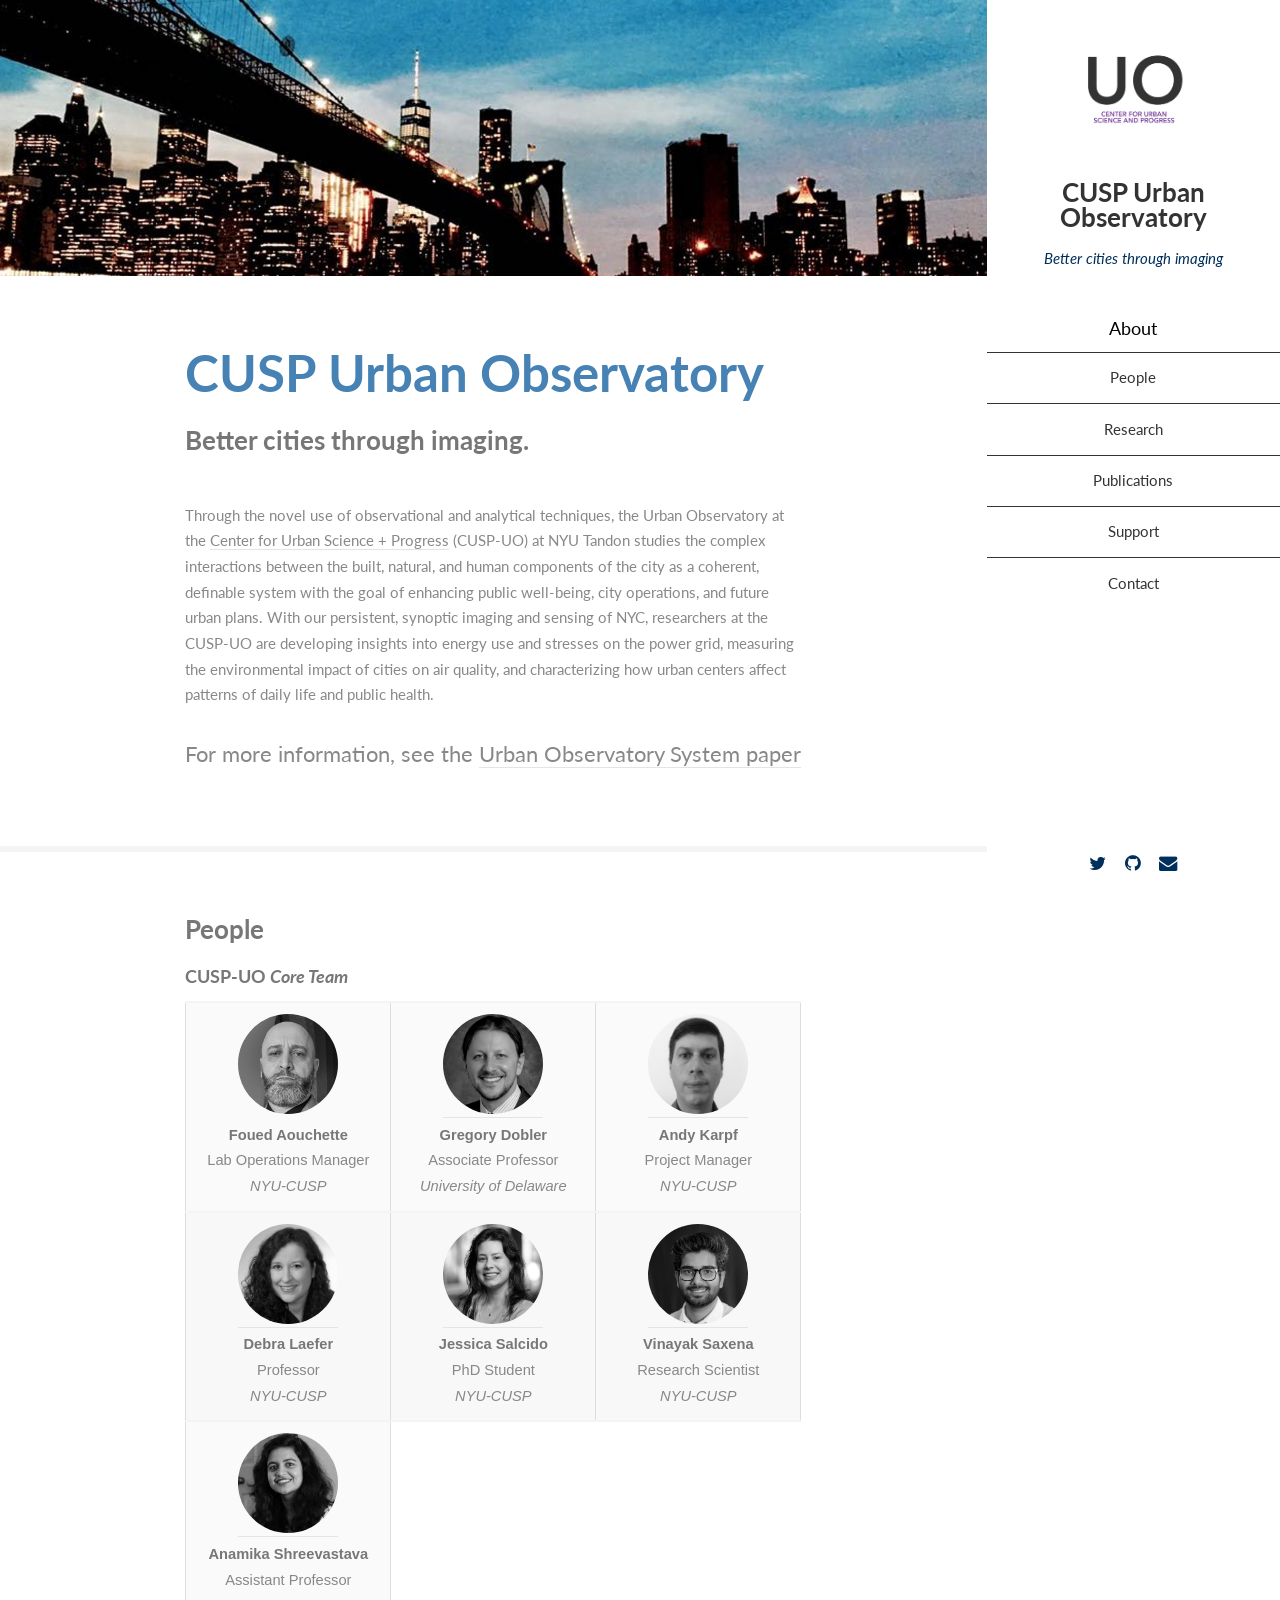
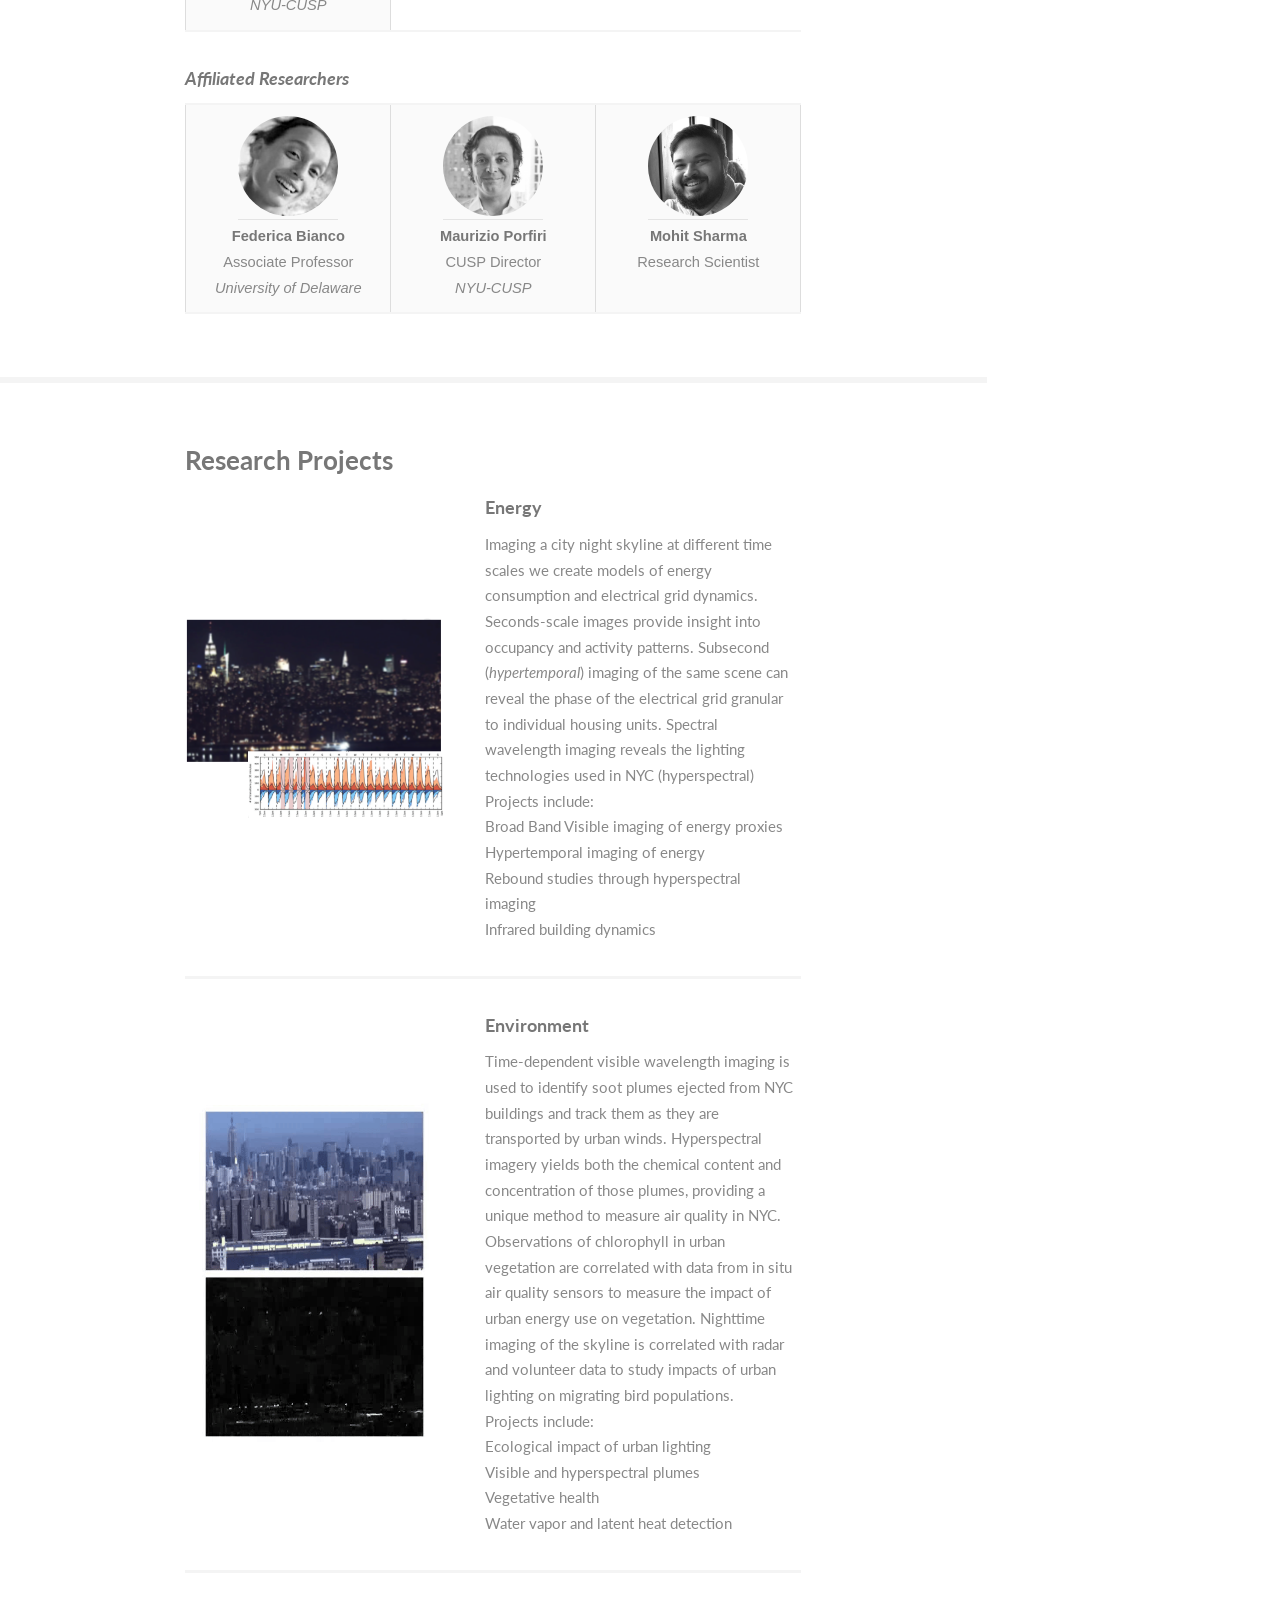
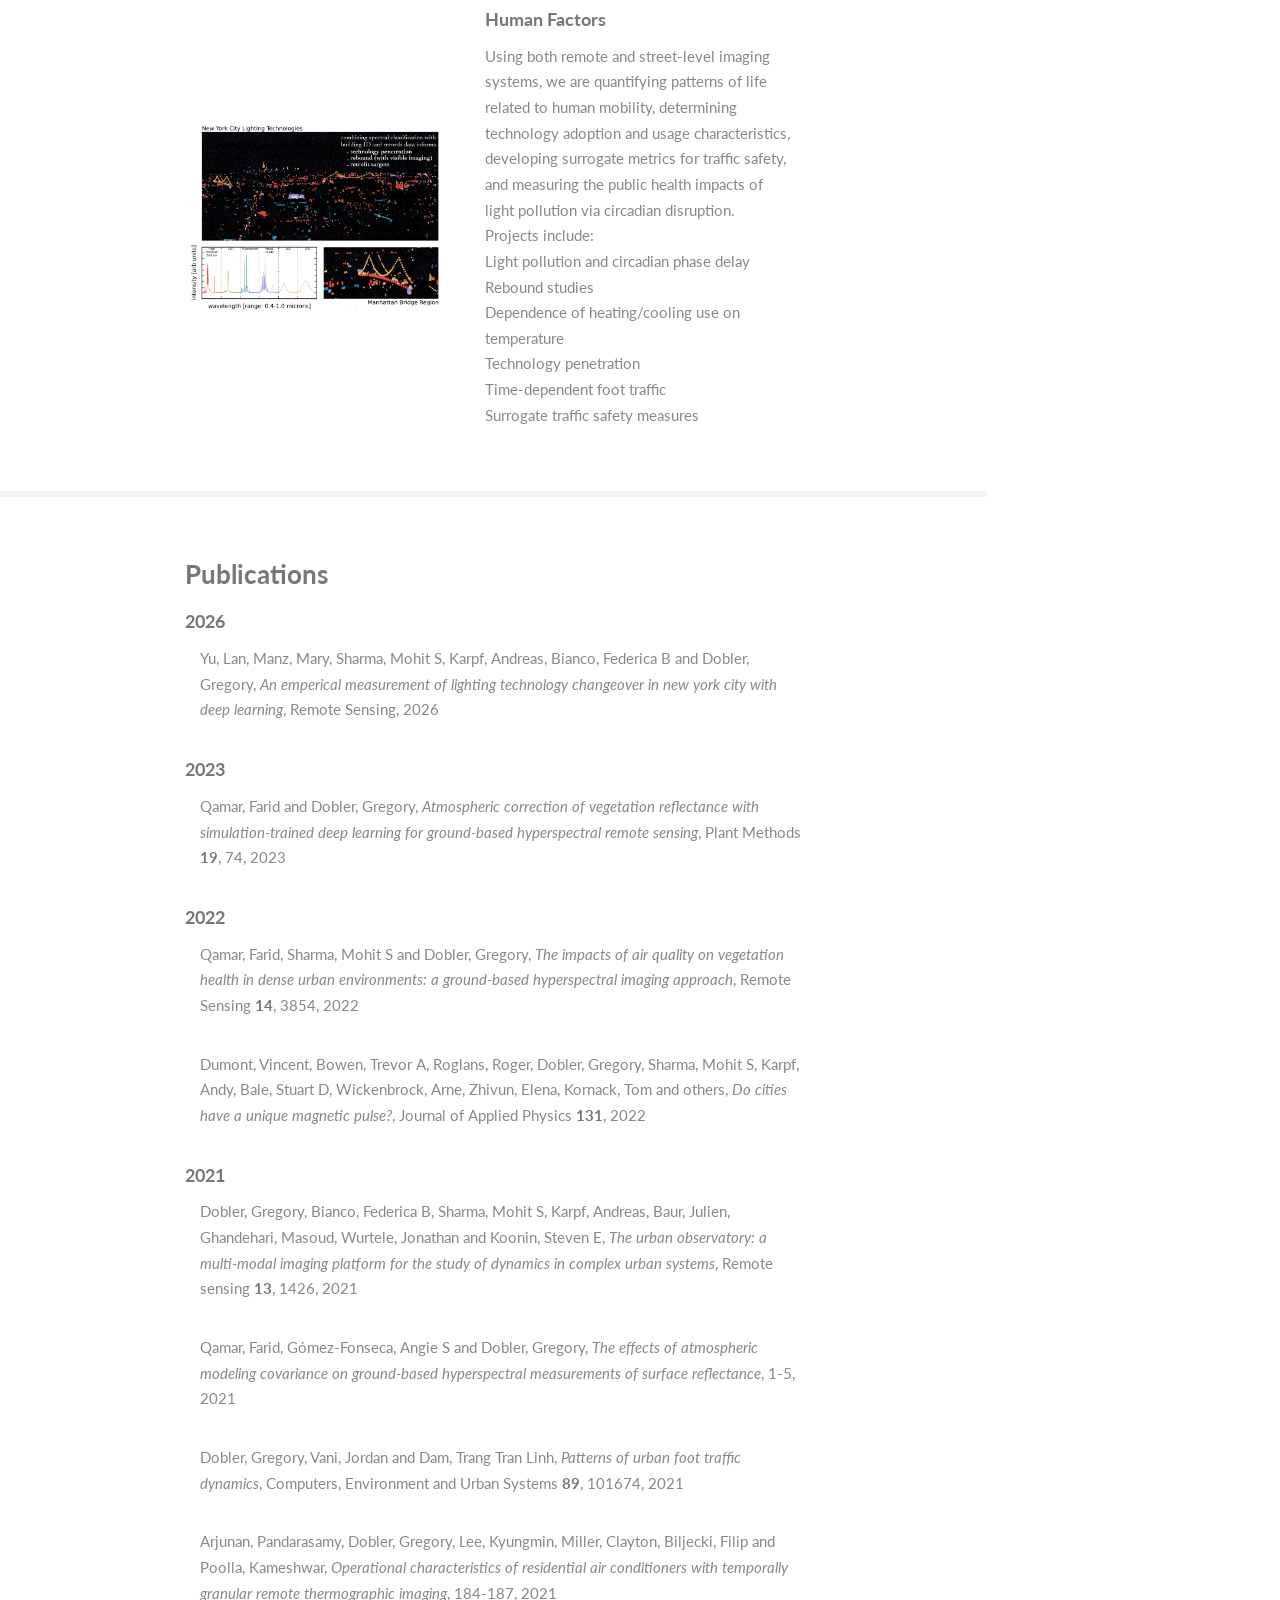
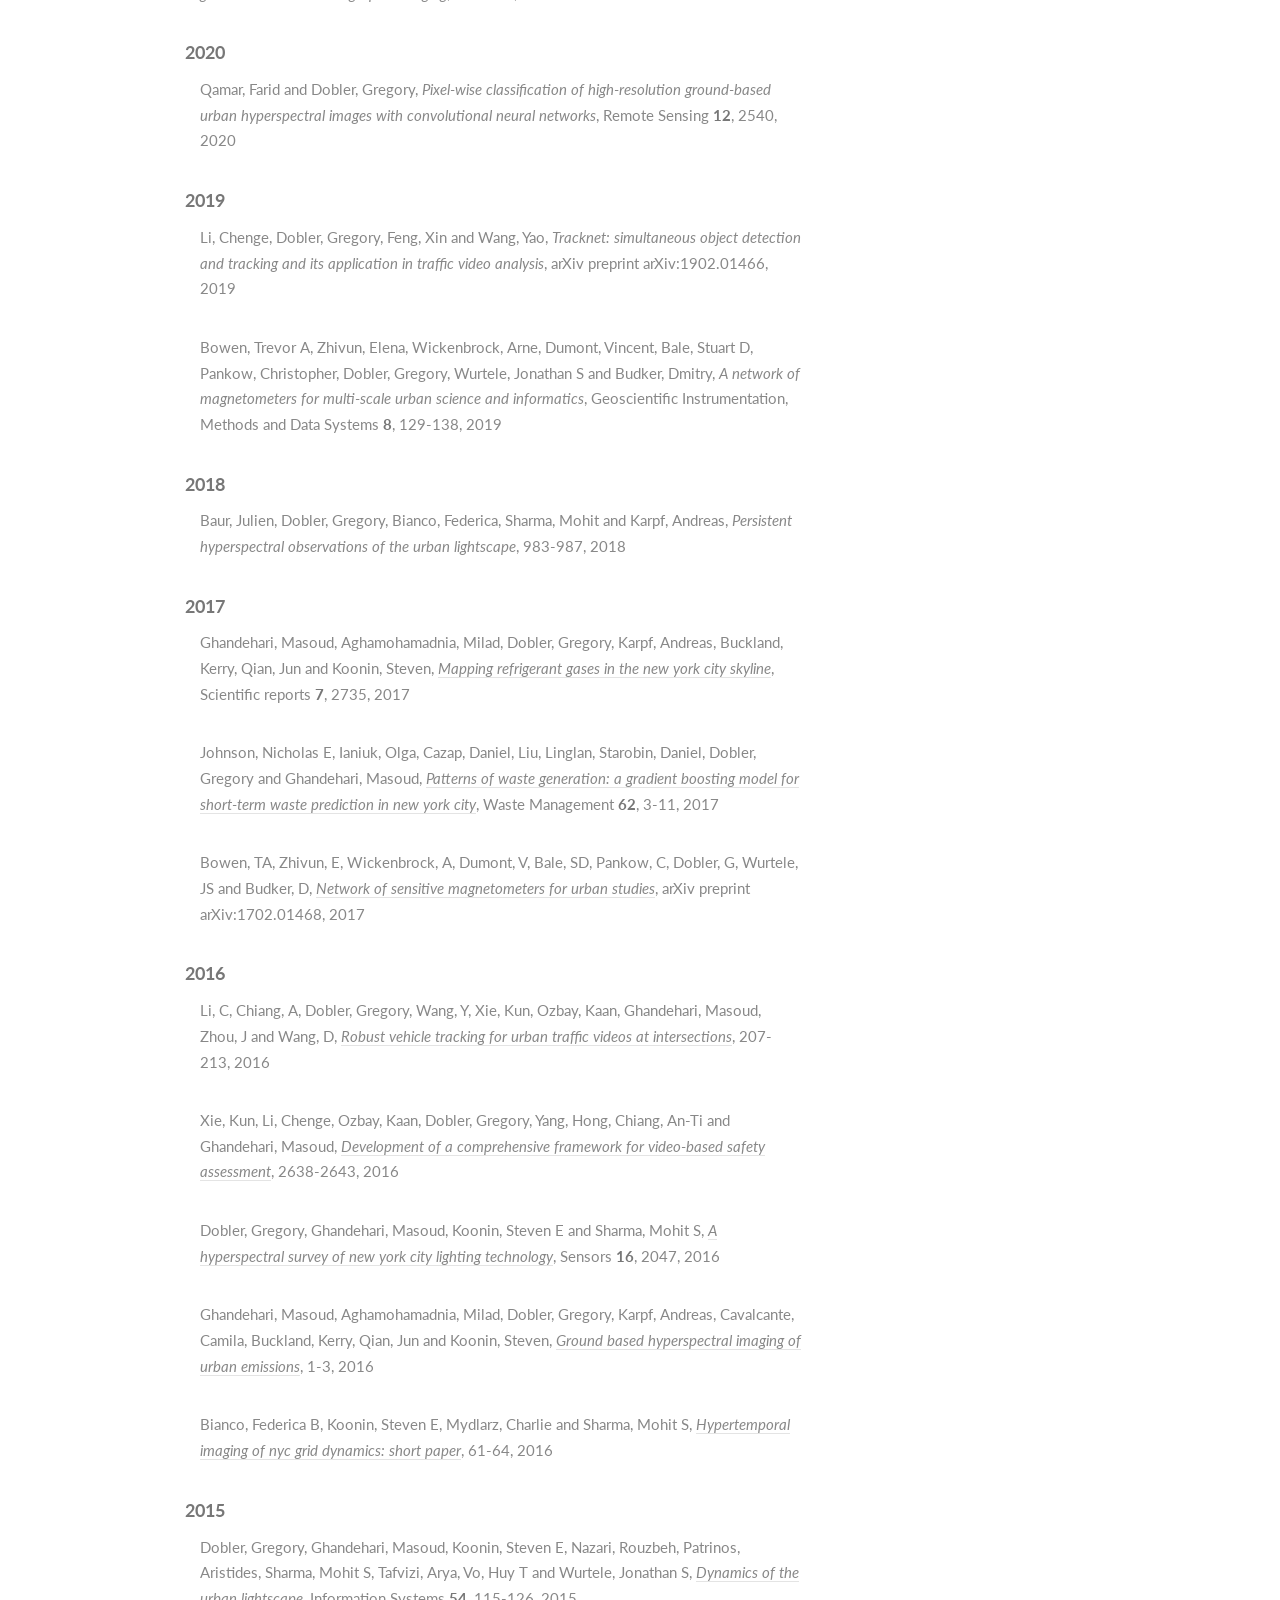
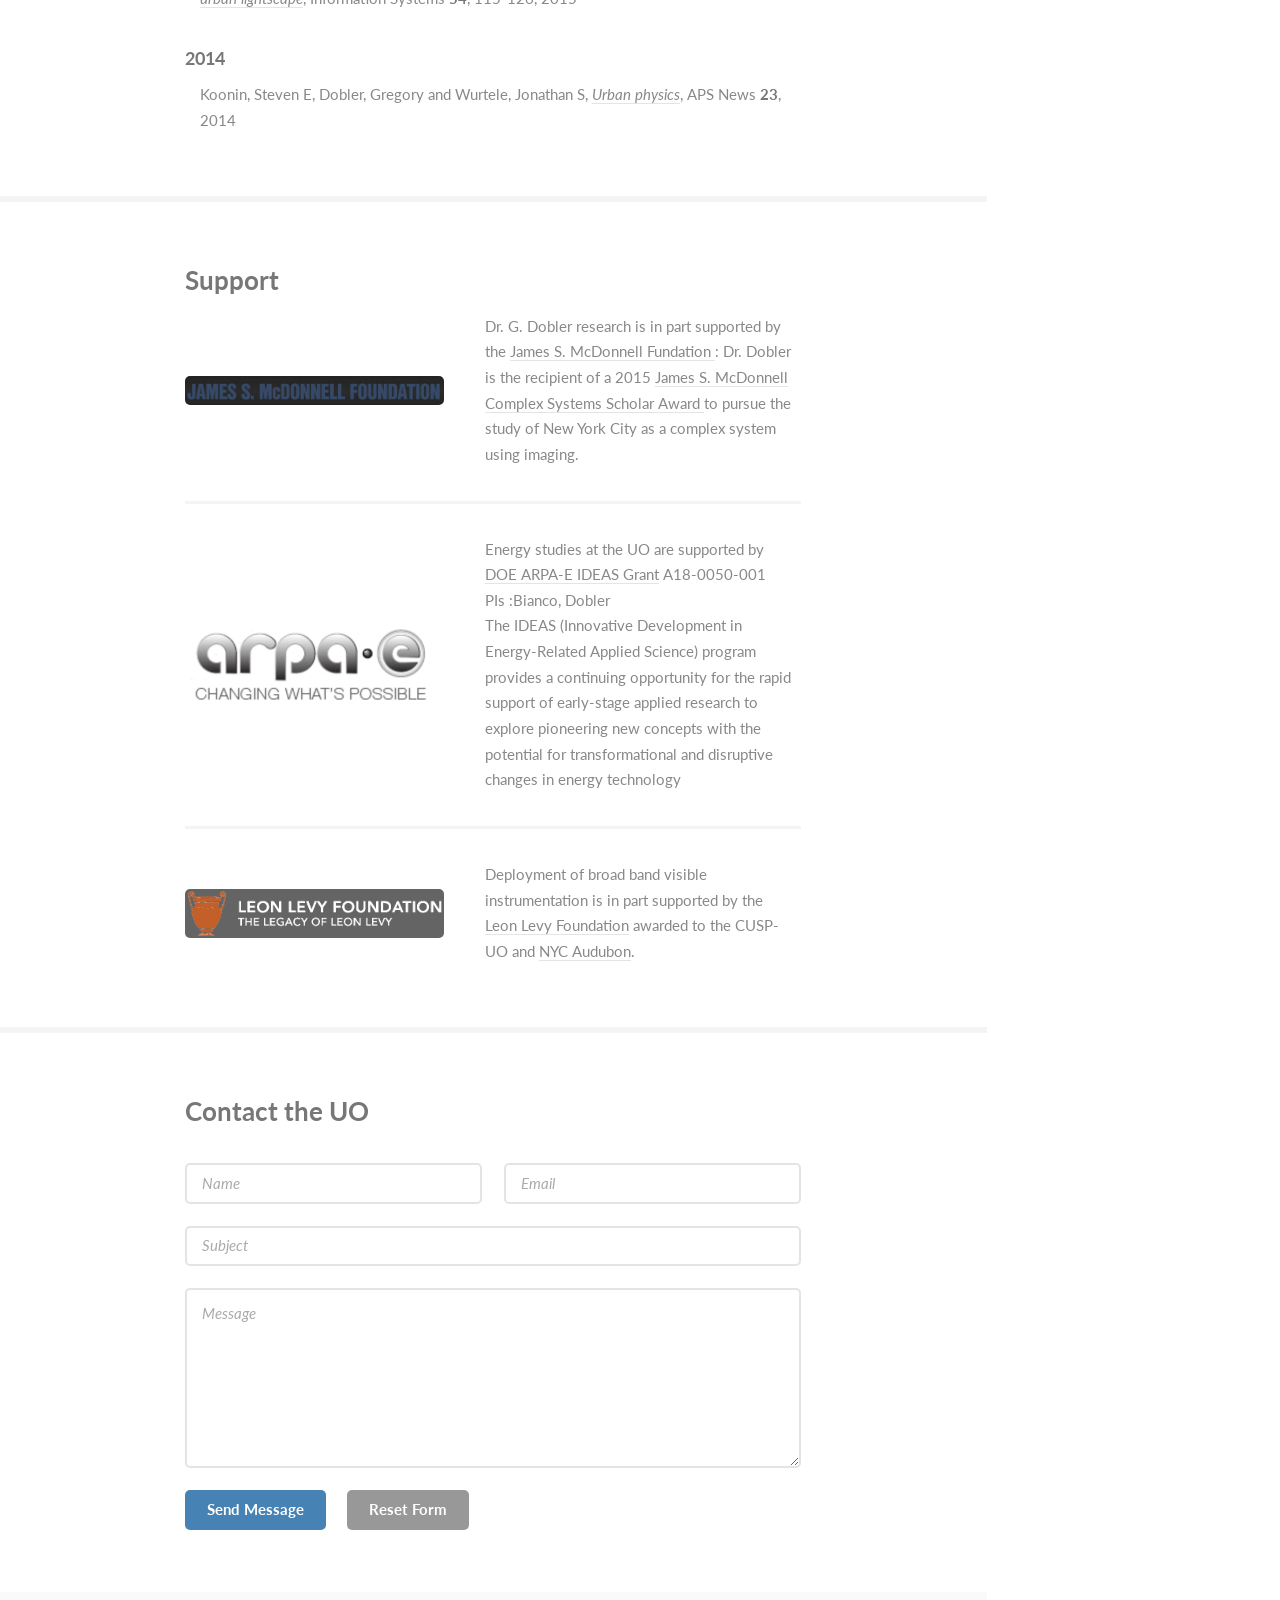
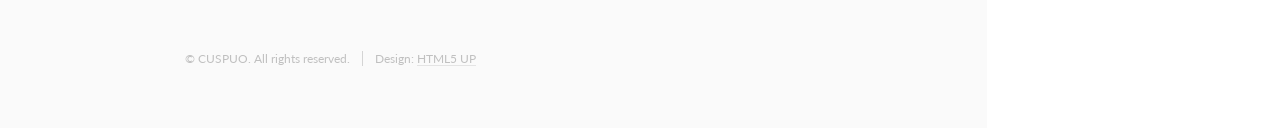
<file: index.html>
<!DOCTYPE HTML>
<!--
	Read Only by HTML5 UP
	html5up.net | @ajlkn
	Free for personal and commercial use under the CCA 3.0 license (html5up.net/license)
-->
<html>
	<head>
		<title>UO - CUSP</title>
		<meta charset="utf-8" />
		<meta name="viewport" content="width=device-width, initial-scale=1" />
		<!--[if lte IE 8]><script src="assets/js/ie/html5shiv.js"></script><![endif]-->
		<link rel="stylesheet" href="assets/css/main.css" />
		<!--[if lte IE 8]><link rel="stylesheet" href="assets/css/ie8.css" /><![endif]-->
<link rel="shortcut icon" href="images/favicon.ico" type="image/x-icon"/>        
	</head>
	<body>

		<!-- Header -->
			<section id="header">
				<header>
					<span class="image avatar"><img src="images/cuspuo_logo.jpeg" alt="" /></span>
					<h1 id="logo"><a href="#">CUSP Urban Observatory</a></h1>
					<p>Better cities through imaging</p>
				</header>
				<nav id="nav">
					<ul>
						<li><a href="#one" class="active">About</a></li>
						<li><a href="#people">People</a></li>
						<li><a href="#research">Research</a></li>
						<li><a href="#publications">Publications</a></li>

<!--						<li><a href="#media">Media</a></li>                        -->
                        <li><a href="#support">Support</a></li>                        
<!--                        <li><a href="comingsoon.html">Partners</a></li> -->
						<li><a href="#contact">Contact</a></li>
					</ul>
				</nav>
				<footer>
					<ul class="icons">
						<li><a href="https://bsky.app/profile/cuspuo.bsky.social"  class="icon fa-twitter" target="_blank"><span class="label">Twitter</span></a></li>
						<!--<li><a href="#" class="icon fa-instagram"><span class="label">Instagram</span></a></li>-->
						<li><a href="https://github.com/CUSPUO" class="icon fa-github" target="_blank"><span class="label">Github</span></a></li>
						<li><a href="mailto:gdobler@udel.edu" class="icon fa-envelope"><span class="label">Email</span></a></li>
					</ul>
				</footer>
			</section>

		<!-- Wrapper -->
			<div id="wrapper">

				<!-- Main -->
					<div id="main">

						<!-- One -->
							<section id="one">
								<div class="container">
									<header class="major">
										<h2>CUSP Urban Observatory</h2>
										<p>Better cities through imaging.</p>
									</header>
                                    <p>Through the novel use of observational and analytical techniques, the Urban Observatory at the <a href="http://cusp.nyu.edu" target="_blank">Center for Urban Science + Progress</a> (CUSP-UO) at NYU Tandon studies the complex interactions between the built, natural, and human components of the city as a coherent, definable system with the goal of  enhancing public well-being, city operations, and future urban plans.
                                    With our persistent, synoptic imaging and sensing of NYC, researchers at the CUSP-UO are developing insights into energy use and stresses on the power grid, measuring the environmental impact of cities on air quality, and characterizing how urban centers affect patterns of daily life and public health. </p> 
                                    
                                    <p style="font-size:1.5em"> For more information, see the <a href="https://www.mdpi.com/2072-4292/13/8/1426" target="_blank">Urban Observatory System paper </a></p>
								</div>
							</section>

						<!-- Two -->
							<section id="people">
							  <div class="container">
							    <h3>People</h3>


							    <h4>CUSP-UO <i>Core Team</i></h4>

                                            <table  class=bg-white align="center">
                                            <tr height=30px>


					      <td width=30% halign="center">
                                                    <img class="img-circle" src="images/foued.jpg">
                                                    </a>
                                                    <div class="p">
                                                      <b>Foued Aouchette</b><br>Lab Operations Manager<br><i>NYU-CUSP</i></div>
						    </td>

					      <td width=30% halign="center">
                                                    <a href=https://www.udel.edu/academics/colleges/biden-school/people/gdobler/><img class="img-circle" src="images/greg.jpg">
                                                    </a>
                                                    <div class="p">
                                                      <b>Gregory Dobler</b><br>Associate Professor<br><i>University of Delaware</i></div>
						    </td>

                                                <td width=30% halign="center">
                                                    <a href="http://cusp.nyu.edu/people/andy-karpf/"><img class="img-circle" src="images/andy.png"></a>
                                                    <div class="p"> 
                                                      <b>Andy Karpf</b><br>Project Manager<br><i>NYU-CUSP</i></div>
						    </td>


                                                </tr>
                                                <tr class=bg-white height=30px>

                                                <td width=30% halign="center">
                                                    <a href="https://engineering.nyu.edu/faculty/debra-laefer"><img class="img-circle" src="images/debra.jpg"></a>
                                                    <div class="p"> 
                                                      <b>Debra Laefer</b><br>Professor<br><i>NYU-CUSP</i></div>
						</td>


                                                <td width=30% halign="center">
                                                    <a><img class="img-circle" src="images/jessica.jpg"></a>
                                                    <div class="p"> 
                                                      <b>Jessica Salcido</b><br>PhD Student<br><i>NYU-CUSP</i></div>
						</td>

                                                <td width=30% halign="center">
                                                    <a><img class="img-circle" src="images/vinayak.jpg"></a>
                                                    <div class="p"> 
                                                      <b>Vinayak Saxena</b><br>Research Scientist<br><i>NYU-CUSP</i></div>
						</td>

                                                </tr>
                                                <tr class=bg-white height=30px>

                                                <td width=30% halign="center">
                                                  <a href="https://engineering.nyu.edu/faculty/anamika-shreevastava"><img class="img-circle" src="images/anamika.JPG"></a>
						  <div class="p">
                                                    <b>Anamika Shreevastava</b><br>Assistant Professor<br><i>NYU-CUSP</i></div>

						 </td>

                                                </tr>
                                          </table>

							    <h4><i>Affiliated Researchers</i></h4>


                                            <table  class=bg-white align="center">
                                            <tr height=30px>

                                                <td width=30% halign="center">
                                                    <a href=http://fbb.space><img class="img-circle" src="images/fed.png"></a>
                                                    <div class="p">
                                                      <b>Federica Bianco</b><br>Associate Professor<br><i>University of Delaware</i></div>
						    </td>

                                                <td width=30% halign="center">
                                                    <a href="https://engineering.nyu.edu/faculty/maurizio-porfiri"><img class="img-circle" src="images/maurizio.png"></a>
                                                    <div class="p"> 
                                                      <b>Maurizio Porfiri</b><br>CUSP Director<br><i>NYU-CUSP</i></div>
						</td>

                                                <td width=30% halign="center">
                                                  <a href="https://sharmamohit.com/"><img class="img-circle" src="images/mohit.jpg"></a>
						  <div class="p">
                                                    <b>Mohit Sharma</b><br>Research Scientist<br></div>
                                                </td>

                                                </tr>
                                          </table>



</div>
							</section>

						<!-- Three -->
							<section id="research">
								<div class="container">
									<h3>Research Projects</h3>

									<div class="features">
										<article>
											<!--<a href="images/bb.png" class="image"><img src="images/bb.png" alt="" /><br>
                                                                                            <img src="images/hsi.png" alt="" /></a>-->

                                                                                        <a href="images/bb.png" class="image"><img src="images/bb.png" alt="" /></a>

											<div class="inner">
												<h4>Energy</h4>
												Imaging a city night skyline at different time scales we create models of energy consumption and electrical grid dynamics. Seconds-scale images provide insight into occupancy and activity patterns. Subsecond (<i>hypertemporal</i>) imaging of the same scene can reveal the phase of the electrical grid granular to individual housing units. Spectral wavelength imaging reveals the lighting technologies used in NYC (hyperspectral)<br>
                                                <p> Projects include:<br>
                                                Broad Band Visible imaging of energy proxies<br>
                                                Hypertemporal imaging of energy<br>
                                                Rebound studies through hyperspectral imaging<br>
                                                Infrared building dynamics
											</div>
										</article>
										<article>
                                            <a href="#" class="image">
                                                <!--<video width=100% src="images/plumes.gif" autoplay loop></video>-->
                                            <img src="images/plumes.gif" rel:animated_src="images/plumes.gif"
		width="360" height="360" rel:auto_play="1" rel:rubbable="1" />

		<script type="text/javascript">
			$$('img').each(function (img_tag) {
				if (/.*\.gif/.test(img_tag.src)) {
					var rub = new SuperGif({ gif: img_tag } );
					rub.load(function(){
						console.log('oh hey, now the gif is loaded');
					});
				}
			});
		</script>
                                                </a>
											<div class="inner">
												<h4>Environment</h4>
												Time-dependent visible wavelength imaging is used to identify soot plumes ejected from NYC buildings and track them as they are transported by urban winds.  Hyperspectral imagery yields both the chemical content and concentration of those plumes, providing a unique method to measure air quality in NYC.  Observations of chlorophyll in urban vegetation are correlated with data from in situ air quality sensors to measure the impact of urban energy use on vegetation.  Nighttime imaging of the skyline is correlated with radar and volunteer data to study impacts of urban lighting on migrating bird populations.
												<p> Projects include: <br>
                                                Ecological impact of urban lighting<br>
                                                Visible and hyperspectral plumes<br>
                                                Vegetative health<br>
                                                Water vapor and latent heat detection<br>
                                                </p>
											</div>
										</article>
										<article>
										  <a href="#" class="image">
                                                <img src="images/hsi.png" alt="" /></a>
											<div class="inner">
												<h4>Human Factors</h4>
												Using both remote and street-level imaging systems, we are quantifying patterns of life related to human mobility, determining technology adoption and usage characteristics, developing surrogate metrics for traffic safety, and measuring the public health impacts of light pollution via circadian disruption.
												<p> Projects include: <br>
                                                Light pollution and circadian phase delay<br>
                                                Rebound studies<br>
                                                Dependence of heating/cooling use on temperature<br>
                                                Technology penetration<br>
                                                Time-dependent foot traffic<br>
                                                Surrogate traffic safety measures<br>
                                                </p>
											</div>
										</article>
									</div>
								</div>
							</section>
                        
                        
                       
                        <!-- Six
							<section id="media">
								<div class="container">
									<h3>Media</h3>

									<div class="features">
                                         <article>
								            <div style="position:relative;padding-bottom:40.25%"><iframe src=https://embed.ted.com/talks/federica_bianco_how_we_use_astrophysics_to_study_earthbound_problems" style="position:absolute;left:0;top:0;width:50%;height:70%" frameborder="0" scrolling="no" allowfullscreen></iframe></div>
                                            
                                                Dr. Federica Bianco's TED talk is live on <a href="https://embed.ted.com/talks/federica_bianco_how_we_use_astrophysics_to_study_earthbound_problems">TED.com</a>
                                        
                                        </article>
										<article>
								            <a href="images/WSJ.png" class="image"><img src="images/WSJ.png" alt="" /></a>
											<div class="inner"><p>
												The work of the UO was featured <a href="https://www.wsj.com/articles/as-world-crowds-in-cities-become-digital-laboratories-1449850244"> on the front page of the Wall Street Journal</a> (By Robert Lee Hotz, December 11, 2015)
                                            </p><p>
                                            other features articles include:
                                            <ul><li>
                                                <a href="https://www.cpexecutive.com/post/april-issue-trend-from-the-milky-way-to-midtown-a-new-way-to-see-a-city/">From the Milky Way to Midtown, A New Way to See a City Commercial Property Executive</a> Commercial Property Executive
                                                </li>
                                                <li>
                                                    <a href='http://www.crainsnewyork.com/article/20141028/TECHNOLOGY/141029855/nyu-observatory-captures-pulse-of-city'>NYU Observatory Captures "Pulse of City"</a> Crain's New York Business
                                                </li>
                                                <li>
                                                    <a href='http://www.fastcoexist.com/3037771/a-secret-urban-observatory-is-snapping-9000-images-a-day-of-new-york-city'>A Secret Urban Observatory Is Snapping 9,000 Images A Day Of New York City</a> Fast Company
                                                </li>
                                                <li>
                                                    <a href='http://technical.ly/brooklyn/2014/10/28/nyu-cusp-aims-continuous-camera-lower-manhattan/'>
                                                        NYU CUSP Aims Continuous Camera at Lower Manhattan</a>
                                                    Technical.ly/Brooklyn
                                                </li>
                                                <li>
                                                    <a href='http://www.aps.org/publications/apsnews/201403/urban.cfm'>Urban Physics</a> American Physical Society
                                                </li>
                                                <li>
                                                    <a href='http://newyork.citybizlist.com/article/216854/nyu-cusp-unveils-first-of-its-kind-urban-observatory-in-downtown-brooklyn'>
                                                        NYU CUSP Unveils First-Of-Its-Kind ‘Urban Observatory’ In Downtown Brooklyn</a> City Biz List
                                                 </li>
                                                 <li>
                                                     <a href='http://www.asee-prism.org/2014/12/page/2/'>
                                                         Don’t Miss a Beat </a> PRISM
                                                  </li>
                                                  <li>
                                                     <a href=	   'http://www.wsj.com/articles/theyre-tracking-when-you-turn-off-the-lights-1413854422'>They’re Tracking When You Turn Off the Lights</a>
                                                     Wall Street Journal
                                                  </li>


                                                </ul>



                                            </div>
                                        </article>
                                       

                                    </div>
								</div>
							</section>
                        
							-->


			<!-- PUBLICATIONS -->

							<section id="publications">
							  <div class="container">
							    <header class="major">
							      <h3>Publications</h3>
							    </header>


     
                                    <h4 id="y2026">2026</h4>


<ul>
<p>Yu, Lan, Manz, Mary, Sharma, Mohit S, Karpf, Andreas, Bianco, Federica B and Dobler, Gregory, <i>An emperical measurement of lighting technology changeover in new york 
city with deep learning</i>, Remote Sensing, 2026</p>
</ul>
<h4 id="y2023">2023</h4>


<ul>
<p>Qamar, Farid and Dobler, Gregory, <i>Atmospheric correction of vegetation reflectance with simulation-trained deep learning for ground-based hyperspectral remote 
sensing</i>, Plant Methods <b>19</b>, 74, 2023</p>
</ul>
<h4 id="y2022">2022</h4>


<ul>
<p>Qamar, Farid, Sharma, Mohit S and Dobler, Gregory, <i>The impacts of air quality on vegetation health in dense urban environments: a ground-based hyperspectral imaging 
approach</i>, Remote Sensing <b>14</b>, 3854, 2022</p>
<p>Dumont, Vincent, Bowen, Trevor A, Roglans, Roger, Dobler, Gregory, Sharma, Mohit S, Karpf, Andy, Bale, Stuart D, Wickenbrock, Arne, Zhivun, Elena, Kornack, Tom and 
others, <i>Do cities have a unique magnetic pulse?</i>, Journal of Applied Physics <b>131</b>, 2022</p>
</ul>
<h4 id="y2021">2021</h4>


<ul>
<p>Dobler, Gregory, Bianco, Federica B, Sharma, Mohit S, Karpf, Andreas, Baur, Julien, Ghandehari, Masoud, Wurtele, Jonathan and Koonin, Steven E, <i>The urban observatory: 
a multi-modal imaging platform for the study of dynamics in complex urban systems</i>, Remote sensing <b>13</b>, 1426, 2021</p>
<p>Qamar, Farid, G&oacute;mez-Fonseca, Angie S and Dobler, Gregory, <i>The effects of atmospheric modeling covariance on ground-based hyperspectral measurements of surface 
reflectance</i>, 1-5, 2021</p>
<p>Dobler, Gregory, Vani, Jordan and Dam, Trang Tran Linh, <i>Patterns of urban foot traffic dynamics</i>, Computers, Environment and Urban Systems <b>89</b>, 101674, 
2021</p>
<p>Arjunan, Pandarasamy, Dobler, Gregory, Lee, Kyungmin, Miller, Clayton, Biljecki, Filip and Poolla, Kameshwar, <i>Operational characteristics of residential air 
conditioners with temporally granular remote thermographic imaging</i>, 184-187, 2021</p>
</ul>
<h4 id="y2020">2020</h4>


<ul>
<p>Qamar, Farid and Dobler, Gregory, <i>Pixel-wise classification of high-resolution ground-based urban hyperspectral images with convolutional neural networks</i>, Remote 
Sensing <b>12</b>, 2540, 2020</p>
</ul>
<h4 id="y2019">2019</h4>


<ul>
<p>Li, Chenge, Dobler, Gregory, Feng, Xin and Wang, Yao, <i>Tracknet: simultaneous object detection and tracking and its application in traffic video analysis</i>, arXiv 
preprint arXiv:1902.01466, 2019</p>
<p>Bowen, Trevor A, Zhivun, Elena, Wickenbrock, Arne, Dumont, Vincent, Bale, Stuart D, Pankow, Christopher, Dobler, Gregory, Wurtele, Jonathan S and Budker, Dmitry, <i>A 
network of magnetometers for multi-scale urban science and informatics</i>, Geoscientific Instrumentation, Methods and Data Systems <b>8</b>, 129-138, 2019</p>
</ul>
<h4 id="y2018">2018</h4>


<ul>
<p>Baur, Julien, Dobler, Gregory, Bianco, Federica, Sharma, Mohit and Karpf, Andreas, <i>Persistent hyperspectral observations of the urban lightscape</i>, 983-987, 2018</p>
</ul>
<h4 id="y2017">2017</h4>


<ul>
<p>Ghandehari, Masoud, Aghamohamadnia, Milad, Dobler, Gregory, Karpf, Andreas, Buckland, Kerry, Qian, Jun and Koonin, Steven, <a 
href="https://www.nature.com/articles/s41598-017-02390-z" target="_blank"><i>Mapping refrigerant gases in the new york city skyline</i></a>, Scientific reports <b>7</b>, 
2735, 2017</p>
<p>Johnson, Nicholas E, Ianiuk, Olga, Cazap, Daniel, Liu, Linglan, Starobin, Daniel, Dobler, Gregory and Ghandehari, Masoud, <a 
href="https://www.sciencedirect.com/science/article/pii/S0956053X17300375" target="_blank"><i>Patterns of waste generation: a gradient boosting model for short-term waste 
prediction in new york city</i></a>, Waste Management <b>62</b>, 3-11, 2017</p>
<p>Bowen, TA, Zhivun, E, Wickenbrock, A, Dumont, V, Bale, SD, Pankow, C, Dobler, G, Wurtele, JS and Budker, D, <a href="https://arxiv.org/abs/1702.01468" 
target="_blank"><i>Network of sensitive magnetometers for urban studies</i></a>, arXiv preprint arXiv:1702.01468, 2017</p>
</ul>
<h4 id="y2016">2016</h4>


<ul>
<p>Li, C, Chiang, A, Dobler, Gregory, Wang, Y, Xie, Kun, Ozbay, Kaan, Ghandehari, Masoud, Zhou, J and Wang, D, <a 
href="http://ieeexplore.ieee.org/abstract/document/7738075/" target="_blank"><i>Robust vehicle tracking for urban traffic videos at intersections</i></a>, 207-213, 2016</p>
<p>Xie, Kun, Li, Chenge, Ozbay, Kaan, Dobler, Gregory, Yang, Hong, Chiang, An-Ti and Ghandehari, Masoud, <a href="http://ieeexplore.ieee.org/abstract/document/7795980/" 
target="_blank"><i>Development of a comprehensive framework for video-based safety assessment</i></a>, 2638-2643, 2016</p>
<p>Dobler, Gregory, Ghandehari, Masoud, Koonin, Steven E and Sharma, Mohit S, <a href="http://www.mdpi.com/1424-8220/16/12/2047/htm" target="_blank"><i>A hyperspectral 
survey of new york city lighting technology</i></a>, Sensors <b>16</b>, 2047, 2016</p>
<p>Ghandehari, Masoud, Aghamohamadnia, Milad, Dobler, Gregory, Karpf, Andreas, Cavalcante, Camila, Buckland, Kerry, Qian, Jun and Koonin, Steven, <a 
href="http://ieeexplore.ieee.org/abstract/document/8071735/" target="_blank"><i>Ground based hyperspectral imaging of urban emissions</i></a>, 1-3, 2016</p>
<p>Bianco, Federica B, Koonin, Steven E, Mydlarz, Charlie and Sharma, Mohit S, <a href="https://arxiv.org/abs/1611.04633" target="_blank"><i>Hypertemporal imaging of nyc 
grid dynamics: short paper</i></a>, 61-64, 2016</p>
</ul>
<h4 id="y2015">2015</h4>


<ul>
<p>Dobler, Gregory, Ghandehari, Masoud, Koonin, Steven E, Nazari, Rouzbeh, Patrinos, Aristides, Sharma, Mohit S, Tafvizi, Arya, Vo, Huy T and Wurtele, Jonathan S, <a 
href="https://www.sciencedirect.com/science/article/pii/S0306437915001167" target="_blank"><i>Dynamics of the urban lightscape</i></a>, Information Systems <b>54</b>, 
115-126, 2015</p>
</ul>
<h4 id="y2014">2014</h4>


<ul>
<p>Koonin, Steven E, Dobler, Gregory and Wurtele, Jonathan S, <a href="https://www.aps.org/publications/apsnews/201403/urban.cfm" target="_blank"><i>Urban physics</i></a>, 
APS News <b>23</b>, 2014</p>
</ul>






							  </div>
							</section>




							
                        <!-- Five -->
							<section id="support">
								<div class="container">
									<header class="major">
										<h3>Support</h3>
									</header>
                                    <div class="features">
										<article>
								            <a href="https://www.jsmf.org/" class="image" target="_blank"><img src="images/mcdowellLogo.png" alt="" /></a>
											<div class="inner">
                                        Dr. G. Dobler research is in part supported by the <a href="https://www.jsmf.org/">James S. McDonnell Fundation </a>: Dr. Dobler is the recipient of a 2015 <a href="https://www.jsmf.org/grants/20150009/">James S. McDonnell Complex Systems Scholar Award </a> to pursue the study of New York City as a complex system using imaging.
                                        </div>
                                        </article>

                                        <article>
								            <a href="https://arpa-e.energy.gov" class="image" target="_blank"><img src="images/arpaeLogo.png" alt="" /></a>
											<div class="inner">
                                            Energy studies at the UO are supported by <a href="https://arpa-e.energy.gov/?q=arpa-e-programs/ideas">DOE ARPA-E IDEAS Grant</a> A18-0050-001<br> PIs :Bianco, Dobler <br>
                                            The IDEAS (Innovative Development in Energy-Related Applied Science) program provides a continuing opportunity for the rapid support of early-stage applied research to explore pioneering new concepts with the potential for transformational and disruptive changes in energy technology
                                            </div>
                                        </article>

                                        <article>
                                            <a href="http://leonlevyfoundation.org/" class="image" target="_blank"><img src="images/llfLogo.png" alt="" bg="#333333" /></a>
											<div class="inner">
                                            Deployment of broad band visible instrumentation is in part supported by the <a href="http://leonlevyfoundation.org/">Leon Levy Foundation</a> awarded to the CUSP-UO and <a href="http://www.nycaudubon.org/">NYC Audubon</a>.
                                            </div>
                                        </article>

                                    </div>
                                    </div>
							</section>

						<!-- Seven -->
                        <section id="contact">
								<div class="container">
									<h3>Contact the UO</h3>
									<p></p>
									<form method="post" action="https://formspree.io/gdobler@udel.edu">
										<div class="row uniform">
											<div class="6u 12u(xsmall)"><input type="text" name="name" id="name" placeholder="Name" /></div>
											<div class="6u 12u(xsmall)"><input type="email" name="email" id="email" placeholder="Email" /></div>
										</div>
										<div class="row uniform">
											<div class="12u"><input type="text" name="subject" id="subject" placeholder="Subject" /></div>
										</div>
										<div class="row uniform">
											<div class="12u"><textarea name="message" id="message" placeholder="Message" rows="6"></textarea></div>
										</div>
										<div class="row uniform">
											<div class="12u">
												<ul class="actions">
													<li><input type="submit" class="special" value="Send Message" /></li>
													<li><input type="reset" value="Reset Form" /></li>
												</ul>
											</div>
										</div>
									</form>
								</div>
							</section>
						<!-- Five -->
						<!--
							<section id="five">
								<div class="container">
									<h3>Elements</h3>

									<section>
										<h4>Text</h4>
										<p>This is <b>bold</b> and this is <strong>strong</strong>. This is <i>italic</i> and this is <em>emphasized</em>.
										This is <sup>superscript</sup> text and this is <sub>subscript</sub> text.
										This is <u>underlined</u> and this is code: <code>for (;;) { ... }</code>. Finally, <a href="#">this is a link</a>.</p>
										<hr />
										<header>
											<h4>Heading with a Subtitle</h4>
											<p>Lorem ipsum dolor sit amet nullam id egestas urna aliquam</p>
										</header>
										<p>Nunc lacinia ante nunc ac lobortis. Interdum adipiscing gravida odio porttitor sem non mi integer non faucibus ornare mi ut ante amet placerat aliquet. Volutpat eu sed ante lacinia sapien lorem accumsan varius montes viverra nibh in adipiscing blandit tempus accumsan.</p>
										<header>
											<h5>Heading with a Subtitle</h5>
											<p>Lorem ipsum dolor sit amet nullam id egestas urna aliquam</p>
										</header>
										<p>Nunc lacinia ante nunc ac lobortis. Interdum adipiscing gravida odio porttitor sem non mi integer non faucibus ornare mi ut ante amet placerat aliquet. Volutpat eu sed ante lacinia sapien lorem accumsan varius montes viverra nibh in adipiscing blandit tempus accumsan.</p>
										<hr />
										<h2>Heading Level 2</h2>
										<h3>Heading Level 3</h3>
										<h4>Heading Level 4</h4>
										<h5>Heading Level 5</h5>
										<h6>Heading Level 6</h6>
										<hr />
										<h5>Blockquote</h5>
										<blockquote>Fringilla nisl. Donec accumsan interdum nisi, quis tincidunt felis sagittis eget tempus euismod. Vestibulum ante ipsum primis in faucibus vestibulum. Blandit adipiscing eu felis iaculis volutpat ac adipiscing accumsan faucibus. Vestibulum ante ipsum primis in faucibus lorem ipsum dolor sit amet nullam adipiscing eu felis.</blockquote>
										<h5>Preformatted</h5>
										<pre><code>i = 0;

	while (!deck.isInOrder()) {
	    print 'Iteration ' + i;
	    deck.shuffle();
	    i++;
	}

	print 'It took ' + i + ' iterations to sort the deck.';</code></pre>
									</section>

									<section>
										<h4>Lists</h4>
										<div class="row">
											<div class="6u 12u(xsmall)">
												<h5>Unordered</h5>
												<ul>
													<li>Dolor pulvinar etiam magna etiam.</li>
													<li>Sagittis adipiscing lorem eleifend.</li>
													<li>Felis enim feugiat dolore viverra.</li>
												</ul>
												<h5>Alternate</h5>
												<ul class="alt">
													<li>Dolor pulvinar etiam magna etiam.</li>
													<li>Sagittis adipiscing lorem eleifend.</li>
													<li>Felis enim feugiat dolore viverra.</li>
												</ul>
											</div>
											<div class="6u 12u(xsmall)">
												<h5>Ordered</h5>
												<ol>
													<li>Dolor pulvinar etiam magna etiam.</li>
													<li>Etiam vel felis at lorem sed viverra.</li>
													<li>Felis enim feugiat dolore viverra.</li>
													<li>Dolor pulvinar etiam magna etiam.</li>
													<li>Etiam vel felis at lorem sed viverra.</li>
													<li>Felis enim feugiat dolore viverra.</li>
												</ol>
												<h5>Icons</h5>
												<ul class="icons">
													<li><a href="#" class="icon fa-twitter"><span class="label">Twitter</span></a></li>
													<li><a href="#" class="icon fa-facebook"><span class="label">Facebook</span></a></li>
													<li><a href="#" class="icon fa-instagram"><span class="label">Instagram</span></a></li>
													<li><a href="#" class="icon fa-github"><span class="label">Github</span></a></li>
													<li><a href="#" class="icon fa-dribbble"><span class="label">Dribbble</span></a></li>
													<li><a href="#" class="icon fa-tumblr"><span class="label">Tumblr</span></a></li>
												</ul>
											</div>
										</div>
										<h5>Actions</h5>
										<ul class="actions">
											<li><a href="#" class="button special">Default</a></li>
											<li><a href="#" class="button">Default</a></li>
											<li><a href="#" class="button alt">Default</a></li>
										</ul>
										<ul class="actions small">
											<li><a href="#" class="button special small">Small</a></li>
											<li><a href="#" class="button small">Small</a></li>
											<li><a href="#" class="button alt small">Small</a></li>
										</ul>
										<div class="row">
											<div class="3u 6u(medium) 12u$(xsmall)">
												<ul class="actions vertical">
													<li><a href="#" class="button special">Default</a></li>
													<li><a href="#" class="button">Default</a></li>
													<li><a href="#" class="button alt">Default</a></li>
												</ul>
											</div>
											<div class="3u 6u$(medium) 12u$(xsmall)">
												<ul class="actions vertical small">
													<li><a href="#" class="button special small">Small</a></li>
													<li><a href="#" class="button small">Small</a></li>
													<li><a href="#" class="button alt small">Small</a></li>
												</ul>
											</div>
											<div class="3u 6u(medium) 12u$(xsmall)">
												<ul class="actions vertical">
													<li><a href="#" class="button special fit">Default</a></li>
													<li><a href="#" class="button fit">Default</a></li>
													<li><a href="#" class="button alt fit">Default</a></li>
												</ul>
											</div>
											<div class="3u 6u$(medium) 12u$(xsmall)">
												<ul class="actions vertical small">
													<li><a href="#" class="button special small fit">Small</a></li>
													<li><a href="#" class="button small fit">Small</a></li>
													<li><a href="#" class="button alt small fit">Small</a></li>
												</ul>
											</div>
										</div>
									</section>

									<section>
										<h4>Table</h4>
										<h5>Default</h5>
										<div class="table-wrapper">
											<table>
												<thead>
													<tr>
														<th>Name</th>
														<th>Description</th>
														<th>Price</th>
													</tr>
												</thead>
												<tbody>
													<tr>
														<td>Item One</td>
														<td>Ante turpis integer aliquet porttitor.</td>
														<td>29.99</td>
													</tr>
													<tr>
														<td>Item Two</td>
														<td>Vis ac commodo adipiscing arcu aliquet.</td>
														<td>19.99</td>
													</tr>
													<tr>
														<td>Item Three</td>
														<td> Morbi faucibus arcu accumsan lorem.</td>
														<td>29.99</td>
													</tr>
													<tr>
														<td>Item Four</td>
														<td>Vitae integer tempus condimentum.</td>
														<td>19.99</td>
													</tr>
													<tr>
														<td>Item Five</td>
														<td>Ante turpis integer aliquet porttitor.</td>
														<td>29.99</td>
													</tr>
												</tbody>
												<tfoot>
													<tr>
														<td colspan="2"></td>
														<td>100.00</td>
													</tr>
												</tfoot>
											</table>
										</div>

										<h5>Alternate</h5>
										<div class="table-wrapper">
											<table class="alt">
												<thead>
													<tr>
														<th>Name</th>
														<th>Description</th>
														<th>Price</th>
													</tr>
												</thead>
												<tbody>
													<tr>
														<td>Item One</td>
														<td>Ante turpis integer aliquet porttitor.</td>
														<td>29.99</td>
													</tr>
													<tr>
														<td>Item Two</td>
														<td>Vis ac commodo adipiscing arcu aliquet.</td>
														<td>19.99</td>
													</tr>
													<tr>
														<td>Item Three</td>
														<td> Morbi faucibus arcu accumsan lorem.</td>
														<td>29.99</td>
													</tr>
													<tr>
														<td>Item Four</td>
														<td>Vitae integer tempus condimentum.</td>
														<td>19.99</td>
													</tr>
													<tr>
														<td>Item Five</td>
														<td>Ante turpis integer aliquet porttitor.</td>
														<td>29.99</td>
													</tr>
												</tbody>
												<tfoot>
													<tr>
														<td colspan="2"></td>
														<td>100.00</td>
													</tr>
												</tfoot>
											</table>
										</div>
									</section>

									<section>
										<h4>Buttons</h4>
										<ul class="actions">
											<li><a href="#" class="button special">Special</a></li>
											<li><a href="#" class="button">Default</a></li>
											<li><a href="#" class="button alt">Alternate</a></li>
										</ul>
										<ul class="actions">
											<li><a href="#" class="button special big">Big</a></li>
											<li><a href="#" class="button">Default</a></li>
											<li><a href="#" class="button alt small">Small</a></li>
										</ul>
										<ul class="actions fit">
											<li><a href="#" class="button special fit">Fit</a></li>
											<li><a href="#" class="button fit">Fit</a></li>
											<li><a href="#" class="button alt fit">Fit</a></li>
										</ul>
										<ul class="actions fit small">
											<li><a href="#" class="button special fit small">Fit + Small</a></li>
											<li><a href="#" class="button fit small">Fit + Small</a></li>
											<li><a href="#" class="button alt fit small">Fit + Small</a></li>
										</ul>
										<ul class="actions">
											<li><a href="#" class="button special icon fa-download">Icon</a></li>
											<li><a href="#" class="button icon fa-download">Icon</a></li>
											<li><a href="#" class="button alt icon fa-check">Icon</a></li>
										</ul>
										<ul class="actions">
											<li><span class="button special disabled">Special</span></li>
											<li><span class="button disabled">Default</span></li>
											<li><span class="button alt disabled">Alternate</span></li>
										</ul>
									</section>

									<section>
										<h4>Form</h4>
										<form method="post" action="#">
											<div class="row uniform">
												<div class="6u 12u(xsmall)">
													<input type="text" name="demo-name" id="demo-name" value="" placeholder="Name" />
												</div>
												<div class="6u 12u(xsmall)">
													<input type="email" name="demo-email" id="demo-email" value="" placeholder="Email" />
												</div>
											</div>
											<div class="row uniform">
												<div class="12u">
													<div class="select-wrapper">
														<select name="demo-category" id="demo-category">
															<option value="">- Category -</option>
															<option value="1">Manufacturing</option>
															<option value="1">Shipping</option>
															<option value="1">Administration</option>
															<option value="1">Human Resources</option>
														</select>
													</div>
												</div>
											</div>
											<div class="row uniform">
												<div class="4u 12u(medium)">
													<input type="radio" id="demo-priority-low" name="demo-priority" checked>
													<label for="demo-priority-low">Low Priority</label>
												</div>
												<div class="4u 12u(medium)">
													<input type="radio" id="demo-priority-normal" name="demo-priority">
													<label for="demo-priority-normal">Normal Priority</label>
												</div>
												<div class="4u 12u(medium)">
													<input type="radio" id="demo-priority-high" name="demo-priority">
													<label for="demo-priority-high">High Priority</label>
												</div>
											</div>
											<div class="row uniform">
												<div class="6u 12u(medium)">
													<input type="checkbox" id="demo-copy" name="demo-copy">
													<label for="demo-copy">Email me a copy of this message</label>
												</div>
												<div class="6u 12u(medium)">
													<input type="checkbox" id="demo-human" name="demo-human" checked>
													<label for="demo-human">I am a human and not a robot</label>
												</div>
											</div>
											<div class="row uniform">
												<div class="12u">
													<textarea name="demo-message" id="demo-message" placeholder="Enter your message" rows="6"></textarea>
												</div>
											</div>
											<div class="row uniform">
												<div class="12u">
													<ul class="actions">
														<li><input type="submit" value="Send Message" /></li>
														<li><input type="reset" value="Reset" class="alt" /></li>
													</ul>
												</div>
											</div>
										</form>
									</section>

									<section>
										<h4>Image</h4>
										<h5>Fit</h5>
										<span class="image fit"><img src="images/skyline.jpeg" alt="" /></span>
										<div class="box alt">
											<div class="row 50% uniform">
												<div class="4u"><span class="image fit"><img src="images/pic01.jpg" alt="" /></span></div>
												<div class="4u"><span class="image fit"><img src="images/pic02.jpg" alt="" /></span></div>
												<div class="4u"><span class="image fit"><img src="images/pic03.jpg" alt="" /></span></div>
											</div>
											<div class="row 50% uniform">
												<div class="4u"><span class="image fit"><img src="images/pic02.jpg" alt="" /></span></div>
												<div class="4u"><span class="image fit"><img src="images/pic03.jpg" alt="" /></span></div>
												<div class="4u"><span class="image fit"><img src="images/pic01.jpg" alt="" /></span></div>
											</div>
											<div class="row 50% uniform">
												<div class="4u"><span class="image fit"><img src="images/pic03.jpg" alt="" /></span></div>
												<div class="4u"><span class="image fit"><img src="images/pic01.jpg" alt="" /></span></div>
												<div class="4u"><span class="image fit"><img src="images/pic02.jpg" alt="" /></span></div>
											</div>
										</div>
										<h5>Left &amp; Right</h5>
										<p><span class="image left"><img src="images/avatar.jpg" alt="" /></span>Fringilla nisl. Donec accumsan interdum nisi, quis tincidunt felis sagittis eget. tempus euismod. Vestibulum ante ipsum primis in faucibus vestibulum. Blandit adipiscing eu felis iaculis volutpat ac adipiscing accumsan eu faucibus. Integer ac pellentesque praesent tincidunt felis sagittis eget. tempus euismod. Vestibulum ante ipsum primis in faucibus vestibulum. Blandit adipiscing eu felis iaculis volutpat ac adipiscing accumsan eu faucibus. Integer ac pellentesque praesent. Donec accumsan interdum nisi, quis tincidunt felis sagittis eget. tempus euismod. Vestibulum ante ipsum primis in faucibus vestibulum. Blandit adipiscing eu felis iaculis volutpat ac adipiscing accumsan eu faucibus. Integer ac pellentesque praesent tincidunt felis sagittis eget. tempus euismod. Vestibulum ante ipsum primis in faucibus vestibulum. Blandit adipiscing eu felis iaculis volutpat ac adipiscing accumsan eu faucibus. Integer ac pellentesque praesent.</p>
										<p><span class="image right"><img src="images/avatar.jpg" alt="" /></span>Fringilla nisl. Donec accumsan interdum nisi, quis tincidunt felis sagittis eget. tempus euismod. Vestibulum ante ipsum primis in faucibus vestibulum. Blandit adipiscing eu felis iaculis volutpat ac adipiscing accumsan eu faucibus. Integer ac pellentesque praesent tincidunt felis sagittis eget. tempus euismod. Vestibulum ante ipsum primis in faucibus vestibulum. Blandit adipiscing eu felis iaculis volutpat ac adipiscing accumsan eu faucibus. Integer ac pellentesque praesent. Donec accumsan interdum nisi, quis tincidunt felis sagittis eget. tempus euismod. Vestibulum ante ipsum primis in faucibus vestibulum. Blandit adipiscing eu felis iaculis volutpat ac adipiscing accumsan eu faucibus. Integer ac pellentesque praesent tincidunt felis sagittis eget. tempus euismod. Vestibulum ante ipsum primis in faucibus vestibulum. Blandit adipiscing eu felis iaculis volutpat ac adipiscing accumsan eu faucibus. Integer ac pellentesque praesent.</p>
									</section>

								</div>
							</section>
						-->

					</div>

				<!-- Footer -->
					<section id="footer">
						<div class="container">
							<ul class="copyright">
								<li>&copy; CUSPUO. All rights reserved.</li><li>Design: <a href="http://html5up.net">HTML5 UP</a></li>
							</ul>
						</div>
					</section>

			</div>

		<!-- Scripts -->
			<script src="assets/js/jquery.min.js"></script>
			<script src="assets/js/jquery.scrollzer.min.js"></script>
			<script src="assets/js/jquery.scrolly.min.js"></script>
			<script src="assets/js/skel.min.js"></script>
			<script src="assets/js/util.js"></script>
			<!--[if lte IE 8]><script src="assets/js/ie/respond.min.js"></script><![endif]-->
			<script src="assets/js/main.js"></script>

	</body>
</html>
</file>
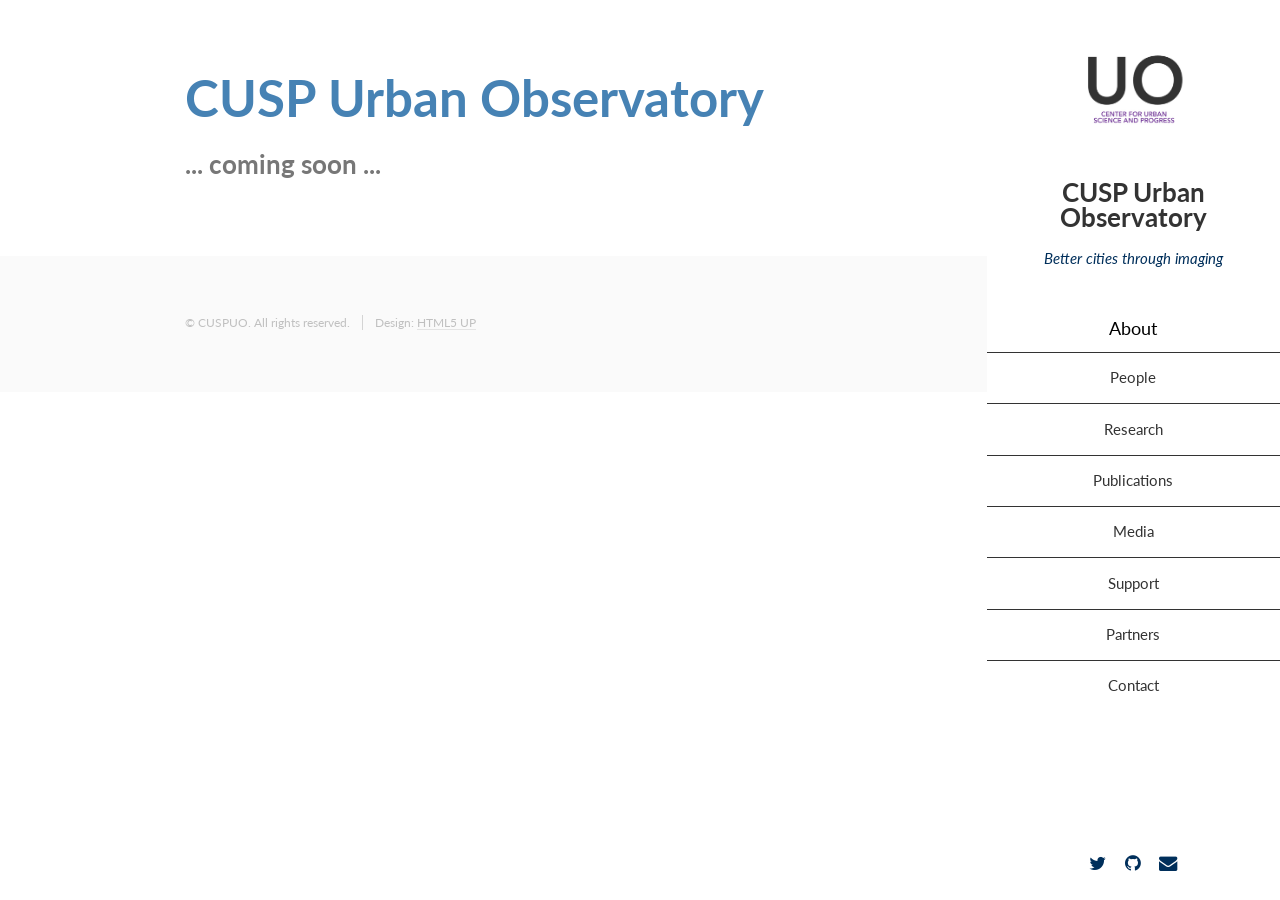
<file: comingsoon.html>
<!DOCTYPE HTML>
<!--
	Read Only by HTML5 UP
	html5up.net | @ajlkn
	Free for personal and commercial use under the CCA 3.0 license (html5up.net/license)
-->
<html>
	<head>
		<title>UO - CUSP</title>
		<meta charset="utf-8" />
		<meta name="viewport" content="width=device-width, initial-scale=1" />
		<!--[if lte IE 8]><script src="assets/js/ie/html5shiv.js"></script><![endif]-->
		<link rel="stylesheet" href="assets/css/main.css" />
		<!--[if lte IE 8]><link rel="stylesheet" href="assets/css/ie8.css" /><![endif]-->
	</head>
	<body>

		<!-- Header -->
			<section id="header">
				<header>
					<span class="image avatar"><img src="images/cuspuo_logo.jpeg" alt="" /></span>
					<h1 id="logo"><a href="#">CUSP Urban Observatory</a></h1>
					<p>Better cities through imaging</p>
				</header>
				<nav id="nav">
					<ul>
                        <li><a href="index.html#about" class="active">About</a></li>
						<li><a href="index.html#people">People</a></li>
						<li><a href="index.html#research">Research</a></li>
						<li><a href="UOpublications.html">Publications</a></li>
						<li><a href="index.html#media">Media</a></li>                        
                        <li><a href="index.html#support">Support</a></li>                        
                        <li><a href="comingsoon.html">Partners</a></li>
						<li><a href="index.html#contact">Contact</a></li>
    				</ul>
				</nav>
				<footer>
					<ul class="icons">
						<li><a href="https://twitter.com/cuspuo"  class="icon fa-twitter" target="_blank"><span class="label">Twitter</span></a></li>
						<!--<li><a href="#" class="icon fa-instagram"><span class="label">Instagram</span></a></li>-->
						<li><a href="https://github.com/CUSPUO" class="icon fa-github" target="_blank"><span class="label">Github</span></a></li>
						<li><a href="mailto:greg.dobler@nyu.edu" class="icon fa-envelope"><span class="label">Email</span></a></li>
					</ul>
				</footer>
			</section>

		<!-- Wrapper -->
			<div id="wrapper">

				<!-- Main -->
					<div id="main">

						<!-- One -->
							<section id="comingsoon">
								<div class="container">
									<header class="major">
										<h2>CUSP Urban Observatory</h2>
										<p>... coming soon ...</p>
									</header>
                                </div>
							</section>

						<!-- Two -->
						

					</div>

				<!-- Footer -->
					<section id="footer">
						<div class="container">
							<ul class="copyright">
								<li>&copy; CUSPUO. All rights reserved.</li><li>Design: <a href="http://html5up.net">HTML5 UP</a></li>
							</ul>
						</div>
					</section>

			</div>

		<!-- Scripts -->
			<script src="assets/js/jquery.min.js"></script>
			<script src="assets/js/jquery.scrollzer.min.js"></script>
			<script src="assets/js/jquery.scrolly.min.js"></script>
			<script src="assets/js/skel.min.js"></script>
			<script src="assets/js/util.js"></script>
			<!--[if lte IE 8]><script src="assets/js/ie/respond.min.js"></script><![endif]-->
			<script src="assets/js/main.js"></script>

	</body>
</html>
</file>
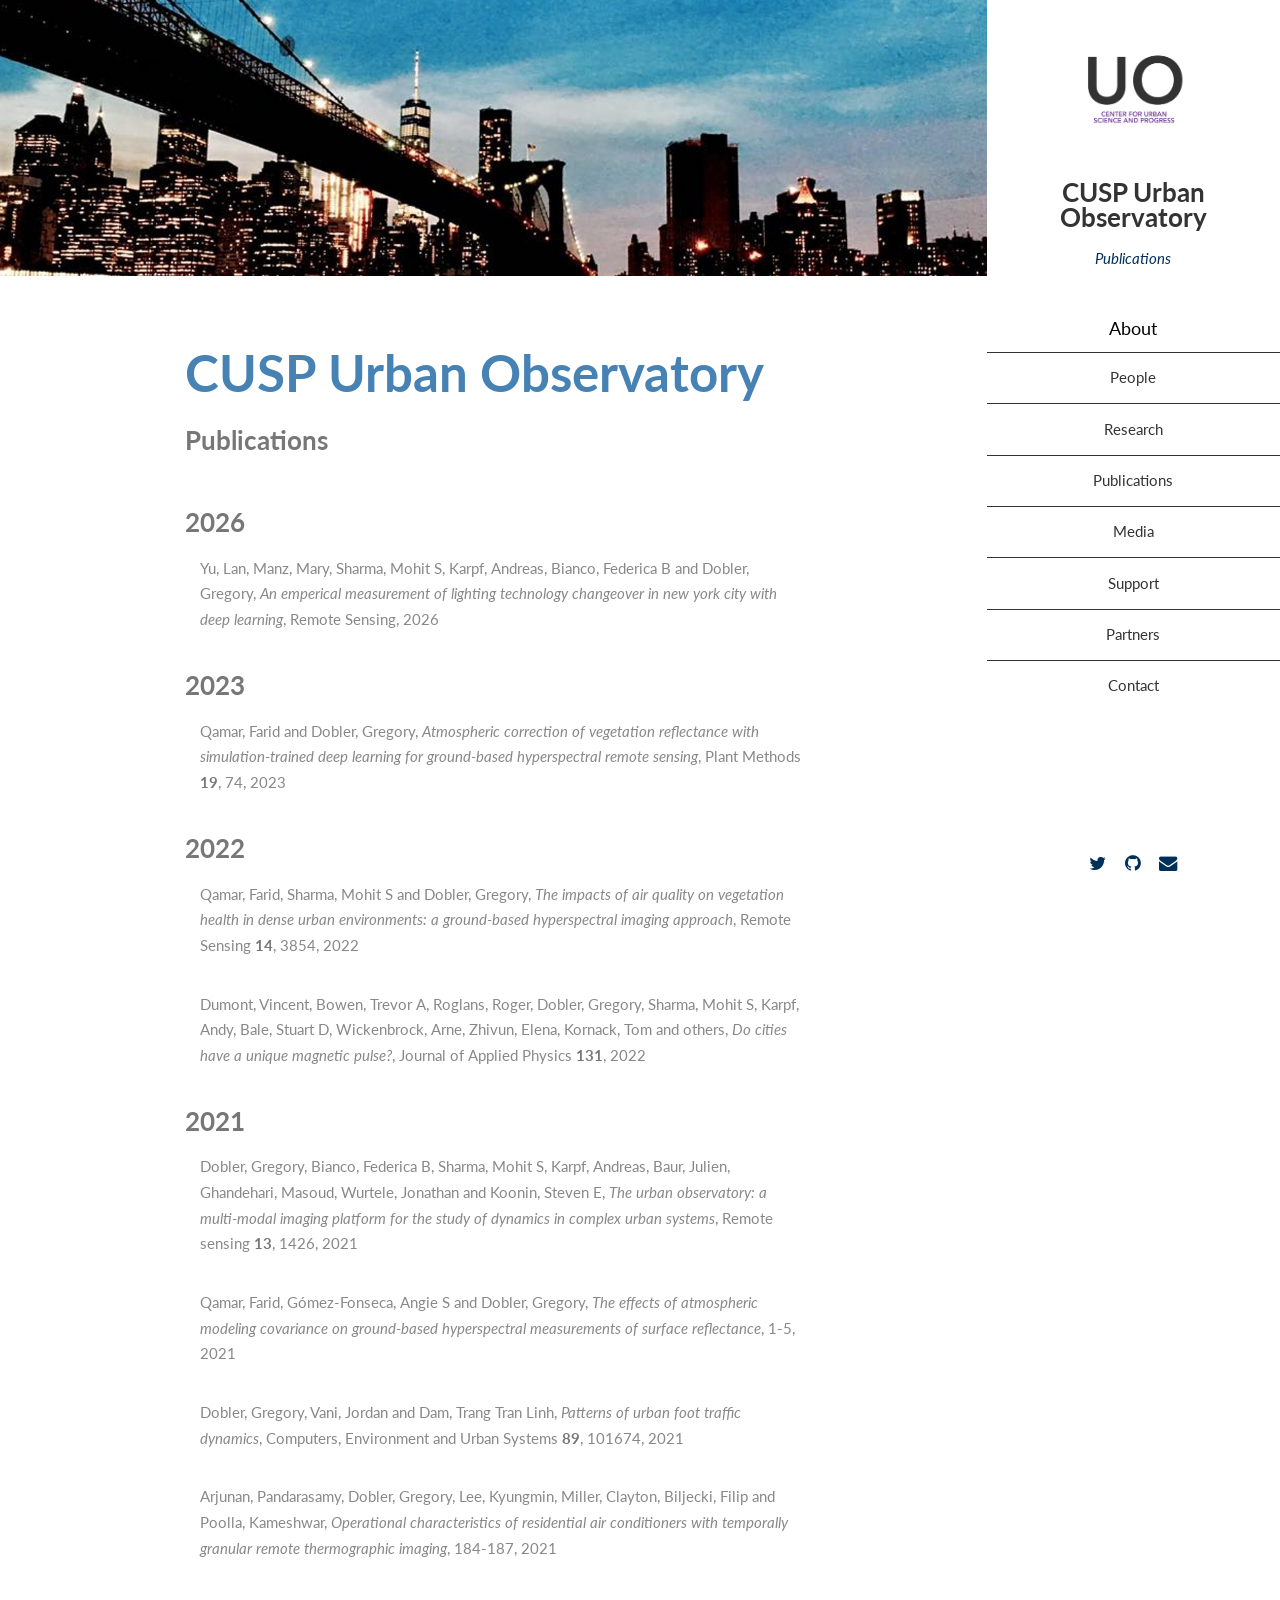
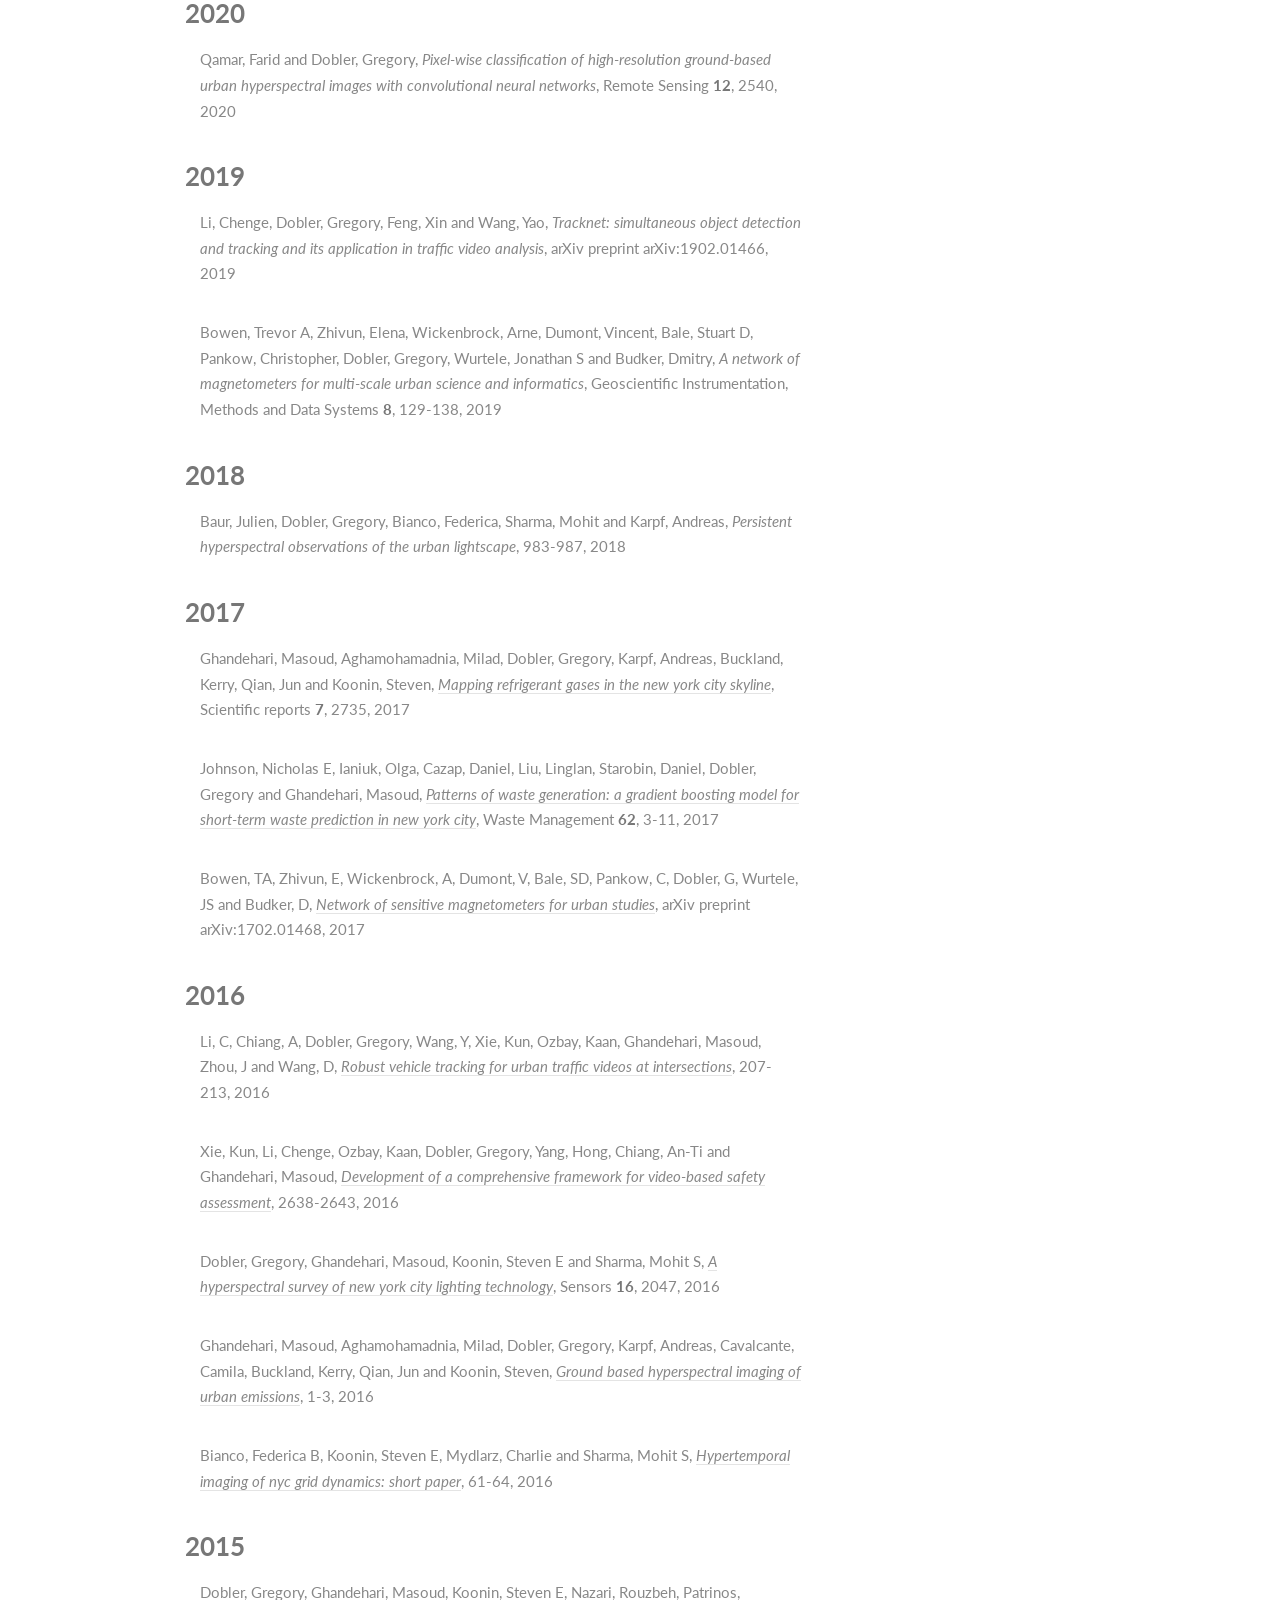
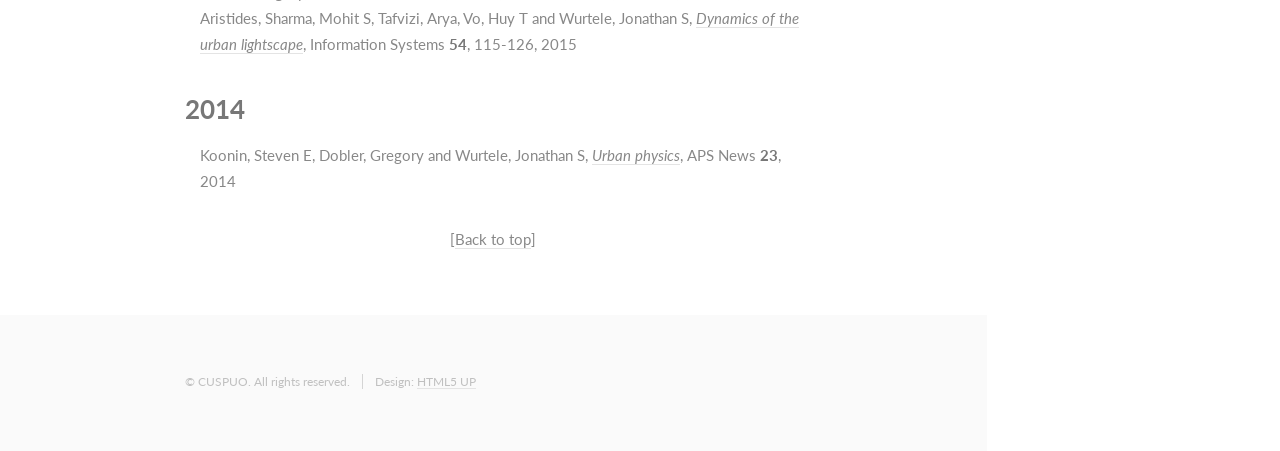
<file: UOpublications.html>
<!DOCTYPE HTML>
<!--
	Read Only by HTML5 UP
	html5up.net | @ajlkn
	Free for personal and commercial use under the CCA 3.0 license (html5up.net/license)
-->
<html>
	<head>
		<title>UO - CUSP</title>
		<meta charset="utf-8" />
		<meta name="viewport" content="width=device-width, initial-scale=1" />
		<!--[if lte IE 8]><script src="assets/js/ie/html5shiv.js"></script><![endif]-->
		<link rel="stylesheet" href="assets/css/main.css" />
		<!--[if lte IE 8]><link rel="stylesheet" href="assets/css/ie8.css" /><![endif]-->
	</head>
	<body>

		<!-- Header -->
			<section id="header">
				<header>
					<span class="image avatar"><img src="images/cuspuo_logo.jpeg" alt="" /></span>
					<h1 id="logo"><a href="#">CUSP Urban Observatory</a></h1>
					<p>Publications</p>
				</header>
				<nav id="nav">
					<ul>
						<li><a href="index.html#one" class="active">About</a></li>
						<li><a href="index.html#two">People</a></li>
						<li><a href="index.html#three">Research</a></li>
						<li><a href="index.html#UOpublications.html">Publications</a></li>
						<li><a href="comingsoon.html">Media</a></li>                        
                        <li><a href="comingsoon.html">Support</a></li>                        
                        <li><a href="comingsoon.html">Partners</a></li>
						<li><a href="index.html#seven">Contact</a></li>
					</ul>
				</nav>
				<footer>
					<ul class="icons">
						<li><a href="https://twitter.com/cuspuo"  class="icon fa-twitter" target="_blank"><span class="label">Twitter</span></a></li>
						<!--<li><a href="#" class="icon fa-instagram"><span class="label">Instagram</span></a></li>-->
						<li><a href="https://github.com/CUSPUO" class="icon fa-github" target="_blank"><span class="label">Github</span></a></li>
						<li><a href="mailto:greg.dobler@nyu.edu" class="icon fa-envelope"><span class="label">Email</span></a></li>
					</ul>
				</footer>
			</section>

		<!-- Wrapper -->
			<div id="wrapper">

				<!-- Main -->
					<div id="main">

						<!-- One -->
							<section id="one">
								<div class="container">
									<header class="major">
										<h2>CUSP Urban Observatory</h2>
										<p>Publications</p>
									</header>
     
                                    <h3 id="y2026">2026</h3>


<ul>
<p>Yu, Lan, Manz, Mary, Sharma, Mohit S, Karpf, Andreas, Bianco, Federica B and Dobler, Gregory, <i>An emperical measurement of lighting technology changeover in new york city with deep learning</i>, Remote Sensing, 2026</p>
</ul>
<h3 id="y2023">2023</h3>


<ul>
<p>Qamar, Farid and Dobler, Gregory, <i>Atmospheric correction of vegetation reflectance with simulation-trained deep learning for ground-based hyperspectral remote sensing</i>, Plant Methods <b>19</b>, 74, 2023</p>
</ul>
<h3 id="y2022">2022</h3>


<ul>
<p>Qamar, Farid, Sharma, Mohit S and Dobler, Gregory, <i>The impacts of air quality on vegetation health in dense urban environments: a ground-based hyperspectral imaging approach</i>, Remote Sensing <b>14</b>, 3854, 2022</p>
<p>Dumont, Vincent, Bowen, Trevor A, Roglans, Roger, Dobler, Gregory, Sharma, Mohit S, Karpf, Andy, Bale, Stuart D, Wickenbrock, Arne, Zhivun, Elena, Kornack, Tom and others, <i>Do cities have a unique magnetic pulse?</i>, Journal of Applied Physics <b>131</b>, 2022</p>
</ul>
<h3 id="y2021">2021</h3>


<ul>
<p>Dobler, Gregory, Bianco, Federica B, Sharma, Mohit S, Karpf, Andreas, Baur, Julien, Ghandehari, Masoud, Wurtele, Jonathan and Koonin, Steven E, <i>The urban observatory: a multi-modal imaging platform for the study of dynamics in complex urban systems</i>, Remote sensing <b>13</b>, 1426, 2021</p>
<p>Qamar, Farid, G&oacute;mez-Fonseca, Angie S and Dobler, Gregory, <i>The effects of atmospheric modeling covariance on ground-based hyperspectral measurements of surface reflectance</i>, 1-5, 2021</p>
<p>Dobler, Gregory, Vani, Jordan and Dam, Trang Tran Linh, <i>Patterns of urban foot traffic dynamics</i>, Computers, Environment and Urban Systems <b>89</b>, 101674, 2021</p>
<p>Arjunan, Pandarasamy, Dobler, Gregory, Lee, Kyungmin, Miller, Clayton, Biljecki, Filip and Poolla, Kameshwar, <i>Operational characteristics of residential air conditioners with temporally granular remote thermographic imaging</i>, 184-187, 2021</p>
</ul>
<h3 id="y2020">2020</h3>


<ul>
<p>Qamar, Farid and Dobler, Gregory, <i>Pixel-wise classification of high-resolution ground-based urban hyperspectral images with convolutional neural networks</i>, Remote Sensing <b>12</b>, 2540, 2020</p>
</ul>
<h3 id="y2019">2019</h3>


<ul>
<p>Li, Chenge, Dobler, Gregory, Feng, Xin and Wang, Yao, <i>Tracknet: simultaneous object detection and tracking and its application in traffic video analysis</i>, arXiv preprint arXiv:1902.01466, 2019</p>
<p>Bowen, Trevor A, Zhivun, Elena, Wickenbrock, Arne, Dumont, Vincent, Bale, Stuart D, Pankow, Christopher, Dobler, Gregory, Wurtele, Jonathan S and Budker, Dmitry, <i>A network of magnetometers for multi-scale urban science and informatics</i>, Geoscientific Instrumentation, Methods and Data Systems <b>8</b>, 129-138, 2019</p>
</ul>
<h3 id="y2018">2018</h3>


<ul>
<p>Baur, Julien, Dobler, Gregory, Bianco, Federica, Sharma, Mohit and Karpf, Andreas, <i>Persistent hyperspectral observations of the urban lightscape</i>, 983-987, 2018</p>
</ul>
<h3 id="y2017">2017</h3>


<ul>
<p>Ghandehari, Masoud, Aghamohamadnia, Milad, Dobler, Gregory, Karpf, Andreas, Buckland, Kerry, Qian, Jun and Koonin, Steven, <a href="https://www.nature.com/articles/s41598-017-02390-z" target="_blank"><i>Mapping refrigerant gases in the new york city skyline</i></a>, Scientific reports <b>7</b>, 2735, 2017</p>
<p>Johnson, Nicholas E, Ianiuk, Olga, Cazap, Daniel, Liu, Linglan, Starobin, Daniel, Dobler, Gregory and Ghandehari, Masoud, <a href="https://www.sciencedirect.com/science/article/pii/S0956053X17300375" target="_blank"><i>Patterns of waste generation: a gradient boosting model for short-term waste prediction in new york city</i></a>, Waste Management <b>62</b>, 3-11, 2017</p>
<p>Bowen, TA, Zhivun, E, Wickenbrock, A, Dumont, V, Bale, SD, Pankow, C, Dobler, G, Wurtele, JS and Budker, D, <a href="https://arxiv.org/abs/1702.01468" target="_blank"><i>Network of sensitive magnetometers for urban studies</i></a>, arXiv preprint arXiv:1702.01468, 2017</p>
</ul>
<h3 id="y2016">2016</h3>


<ul>
<p>Li, C, Chiang, A, Dobler, Gregory, Wang, Y, Xie, Kun, Ozbay, Kaan, Ghandehari, Masoud, Zhou, J and Wang, D, <a href="http://ieeexplore.ieee.org/abstract/document/7738075/" target="_blank"><i>Robust vehicle tracking for urban traffic videos at intersections</i></a>, 207-213, 2016</p>
<p>Xie, Kun, Li, Chenge, Ozbay, Kaan, Dobler, Gregory, Yang, Hong, Chiang, An-Ti and Ghandehari, Masoud, <a href="http://ieeexplore.ieee.org/abstract/document/7795980/" target="_blank"><i>Development of a comprehensive framework for video-based safety assessment</i></a>, 2638-2643, 2016</p>
<p>Dobler, Gregory, Ghandehari, Masoud, Koonin, Steven E and Sharma, Mohit S, <a href="http://www.mdpi.com/1424-8220/16/12/2047/htm" target="_blank"><i>A hyperspectral survey of new york city lighting technology</i></a>, Sensors <b>16</b>, 2047, 2016</p>
<p>Ghandehari, Masoud, Aghamohamadnia, Milad, Dobler, Gregory, Karpf, Andreas, Cavalcante, Camila, Buckland, Kerry, Qian, Jun and Koonin, Steven, <a href="http://ieeexplore.ieee.org/abstract/document/8071735/" target="_blank"><i>Ground based hyperspectral imaging of urban emissions</i></a>, 1-3, 2016</p>
<p>Bianco, Federica B, Koonin, Steven E, Mydlarz, Charlie and Sharma, Mohit S, <a href="https://arxiv.org/abs/1611.04633" target="_blank"><i>Hypertemporal imaging of nyc grid dynamics: short paper</i></a>, 61-64, 2016</p>
</ul>
<h3 id="y2015">2015</h3>


<ul>
<p>Dobler, Gregory, Ghandehari, Masoud, Koonin, Steven E, Nazari, Rouzbeh, Patrinos, Aristides, Sharma, Mohit S, Tafvizi, Arya, Vo, Huy T and Wurtele, Jonathan S, <a href="https://www.sciencedirect.com/science/article/pii/S0306437915001167" target="_blank"><i>Dynamics of the urban lightscape</i></a>, Information Systems <b>54</b>, 115-126, 2015</p>
</ul>
<h3 id="y2014">2014</h3>


<ul>
<p>Koonin, Steven E, Dobler, Gregory and Wurtele, Jonathan S, <a href="https://www.aps.org/publications/apsnews/201403/urban.cfm" target="_blank"><i>Urban physics</i></a>, APS News <b>23</b>, 2014</p>
</ul>


                                    <p style="text-align:center">[<a href="#top">Back to top</a>]</p>

                                    <p style="text-align:right">
                                    </p>
                                </div>
                        </section>
                </div>
        
				<!-- Footer -->
					<section id="footer">
						<div class="container">
							<ul class="copyright">
								<li>&copy; CUSPUO. All rights reserved.</li><li>Design: <a href="http://html5up.net">HTML5 UP</a></li>
							</ul>
						</div>
					</section>

			</div>

		<!-- Scripts -->
			<script src="assets/js/jquery.min.js"></script>
			<script src="assets/js/jquery.scrollzer.min.js"></script>
			<script src="assets/js/jquery.scrolly.min.js"></script>
			<script src="assets/js/skel.min.js"></script>
			<script src="assets/js/util.js"></script>
			<!--[if lte IE 8]><script src="assets/js/ie/respond.min.js"></script><![endif]-->
			<script src="assets/js/main.js"></script>
    </body>
</html>
</file>
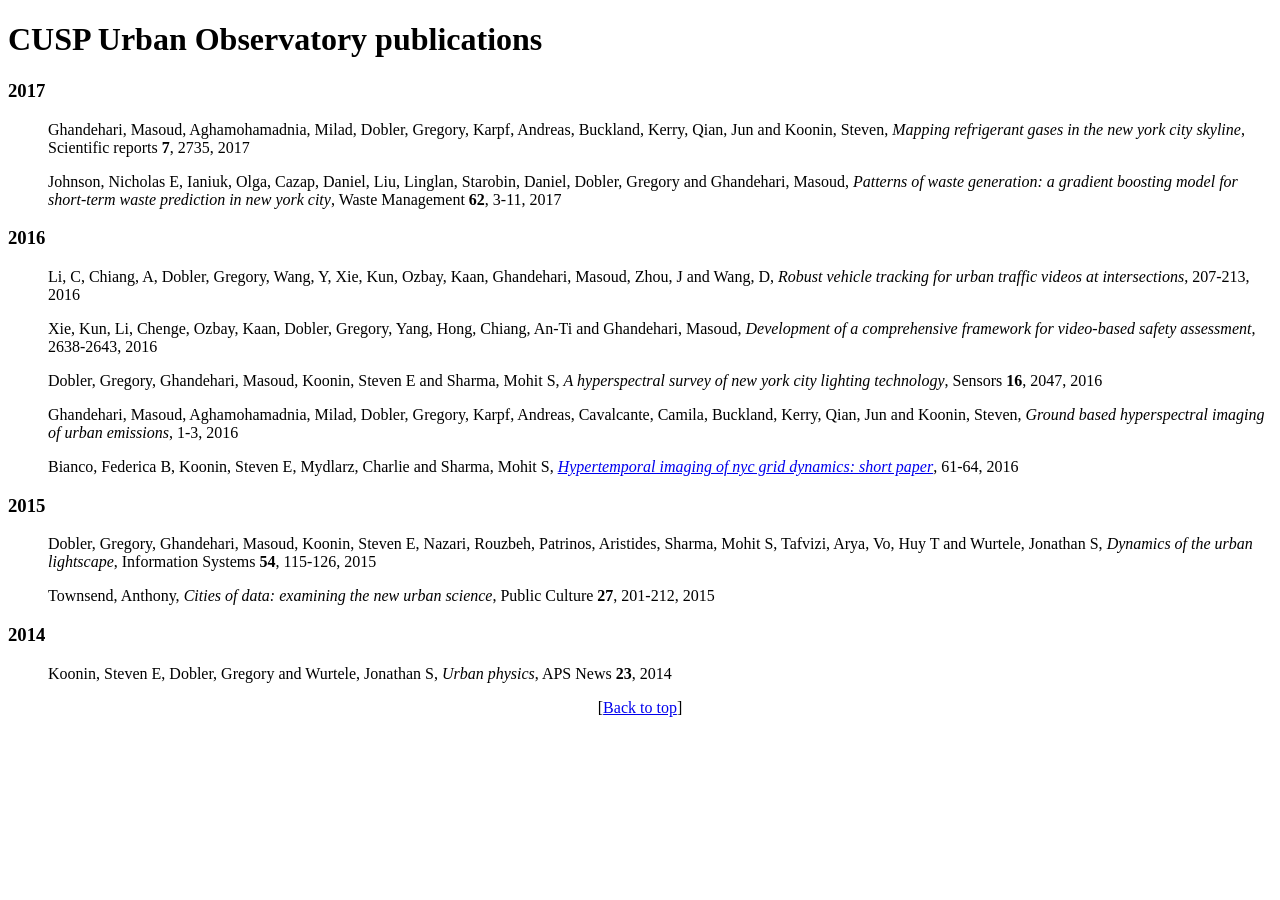
<file: bibtex2html/output.html>
<!DOCTYPE html PUBLIC "-//W3C//DTD XHTML 1.1//EN" "http://www.w3.org/TR/xhtml11/DTD/xhtml11.dtd">

<html xmlns="http://www.w3.org/1999/xhtml" xml:lang="en">

<head>
<meta http-equiv="content-type" content="text/html;charset=iso-8859-1" />
<meta name="description" content="Physicists' papers on natural language" />
<meta name="keywords" content="" />
<title>CUSPUO publications</title>
</head>

<body id="top">

<h1 class="title">CUSP Urban Observatory publications</h1>

<h3 id="y2017">2017</h3>


<ul>
<p>Ghandehari, Masoud, Aghamohamadnia, Milad, Dobler, Gregory, Karpf, Andreas, Buckland, Kerry, Qian, Jun and Koonin, Steven, <i>Mapping refrigerant gases in the new york city skyline</i>, Scientific reports <b>7</b>, 2735, 2017</p>
<p>Johnson, Nicholas E, Ianiuk, Olga, Cazap, Daniel, Liu, Linglan, Starobin, Daniel, Dobler, Gregory and Ghandehari, Masoud, <i>Patterns of waste generation: a gradient boosting model for short-term waste prediction in new york city</i>, Waste Management <b>62</b>, 3-11, 2017</p>
</ul>
<h3 id="y2016">2016</h3>


<ul>
<p>Li, C, Chiang, A, Dobler, Gregory, Wang, Y, Xie, Kun, Ozbay, Kaan, Ghandehari, Masoud, Zhou, J and Wang, D, <i>Robust vehicle tracking for urban traffic videos at intersections</i>, 207-213, 2016</p>
<p>Xie, Kun, Li, Chenge, Ozbay, Kaan, Dobler, Gregory, Yang, Hong, Chiang, An-Ti and Ghandehari, Masoud, <i>Development of a comprehensive framework for video-based safety assessment</i>, 2638-2643, 2016</p>
<p>Dobler, Gregory, Ghandehari, Masoud, Koonin, Steven E and Sharma, Mohit S, <i>A hyperspectral survey of new york city lighting technology</i>, Sensors <b>16</b>, 2047, 2016</p>
<p>Ghandehari, Masoud, Aghamohamadnia, Milad, Dobler, Gregory, Karpf, Andreas, Cavalcante, Camila, Buckland, Kerry, Qian, Jun and Koonin, Steven, <i>Ground based hyperspectral imaging of urban emissions</i>, 1-3, 2016</p>
<p>Bianco, Federica B, Koonin, Steven E, Mydlarz, Charlie and Sharma, Mohit S, <a href="https://arxiv.org/abs/1611.04633" target="_blank"><i>Hypertemporal imaging of nyc grid dynamics: short paper</i></a>, 61-64, 2016</p>
</ul>
<h3 id="y2015">2015</h3>


<ul>
<p>Dobler, Gregory, Ghandehari, Masoud, Koonin, Steven E, Nazari, Rouzbeh, Patrinos, Aristides, Sharma, Mohit S, Tafvizi, Arya, Vo, Huy T and Wurtele, Jonathan S, <i>Dynamics of the urban lightscape</i>, Information Systems <b>54</b>, 115-126, 2015</p>
<p>Townsend, Anthony, <i>Cities of data: examining the new urban science</i>, Public Culture <b>27</b>, 201-212, 2015</p>
</ul>
<h3 id="y2014">2014</h3>


<ul>
<p>Koonin, Steven E, Dobler, Gregory and Wurtele, Jonathan S, <i>Urban physics</i>, APS News <b>23</b>, 2014</p>
</ul>


<p style="text-align:center">[<a href="#top">Back to top</a>]</p>

<p style="text-align:right">

</body>

</html>
</file>
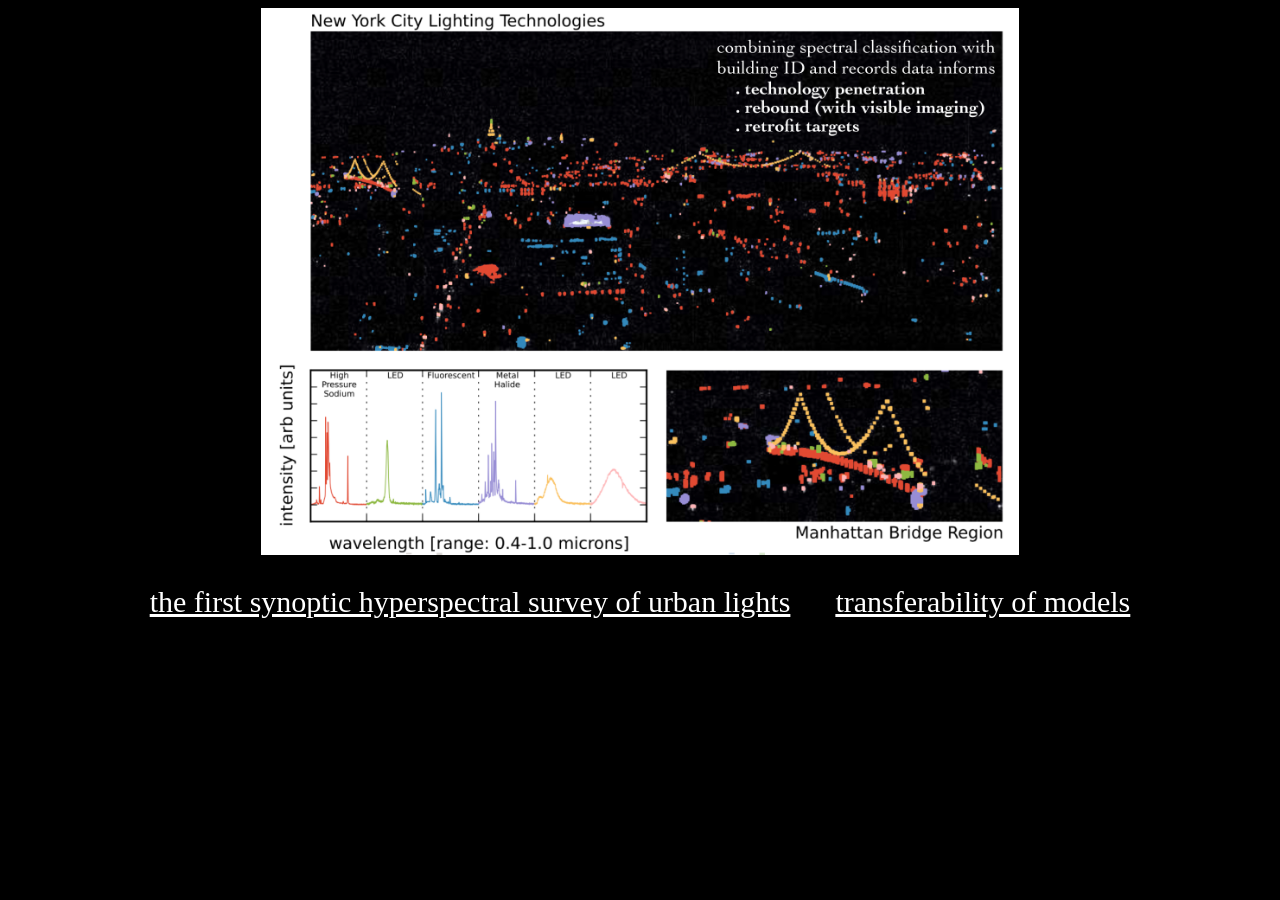
<file: projects/allLT.html>
<HTML>

<HEAD>

<TITLE>Urban Observatory - lighting technology from imaged</TITLE>
<style>
body {background-color: black;}
h1   {color: white;}
p    {color: white;}
</style>

</HEAD>

<BODY BGCOLOR="000000">

    <CENTER><IMG width=60% SRC="hsi.png" ALIGN="BOTTOM"></IMG>
  


    <P style="color:white; font-size: 30"> <a href="http://www.mdpi.com/1424-8220/16/12/2047/htm" style="color: rgb(255,255,255)">the first synoptic hyperspectral survey of urban lights</a>                 &nbsp;&nbsp;&nbsp;&nbsp; <a href='https://sigport.org/sites/default/files/docs/GlobalSIP_2018_MHI_L23_Baur.pdf' style="color: rgb(255,255,255)">transferability of models</a></P>
          </CENTER>





</BODY>

</HTML>
</file>
<file: assets/css/ie8.css>
/*
	Read Only by HTML5 UP
	html5up.net | @ajlkn
	Free for personal and commercial use under the CCA 3.0 license (html5up.net/license)
*/

/* Basic */

	code,
	input[type="text"],
	input[type="password"],
	input[type="email"],
	select,
	textarea,
	.box,
	.image,
	.image img,
	input[type="submit"],
	input[type="reset"],
	input[type="button"],
	.button {
		position: relative;
		-ms-behavior: url("assets/js/ie/PIE.htc");
	}

/* Form */

	input[type="text"],
	input[type="password"],
	input[type="email"],
	select {
		line-height: 2.75em;
	}

	input[type="checkbox"],
	input[type="radio"] {
		-moz-appearance: normal;
		-webkit-appearance: normal;
		-ms-appearance: normal;
		appearance: normal;
	}

		input[type="checkbox"] + label,
		input[type="radio"] + label {
			padding: 0 0 0 1.5em;
		}

			input[type="checkbox"] + label:before,
			input[type="radio"] + label:before {
				display: none;
			}

/* Button */

	input[type="submit"].alt,
	input[type="reset"].alt,
	input[type="button"].alt,
	.button.alt {
		border: solid 2px #e4e4e4;
	}
</file>
<file: assets/css/main.css>
@import url("font-awesome.min.css");
@import url("https://fonts.googleapis.com/css?family=Lato:400,400italic,700,700italic|Source+Code+Pro:400");

/*
	Read Only by HTML5 UP
	html5up.net | @ajlkn
	Free for personal and commercial use under the CCA 3.0 license (html5up.net/license)
*/

/* Reset */

	html, body, div, span, applet, object, iframe, h1, h1a, h2, h3, h4, h5, h6, p, blockquote, pre, a, abbr, acronym, address, big, cite, code, del, dfn, em, img, ins, kbd, q, s, samp, small, strike, strong, sub, sup, tt, var, b, u, i, center, dl, dt, dd, ol, ul, li, fieldset, form, label, legend, table, caption, tbody, tfoot, thead, tr, th, td, article, aside, canvas, details, embed, figure, figcaption, footer, header, hgroup, menu, nav, output, ruby, section, summary, time, mark, audio, video {
		margin: 0;
		padding: 0;
		border: 0;
		font-size: 100%;
		font: inherit;
		vertical-align: baseline;
	}

	article, aside, details, figcaption, figure, footer, header, hgroup, menu, nav, section {
		display: block;
	}

	body {
		line-height: 1;
	}

	ol, ul {
		list-style: none;
	}

	blockquote, q {
		quotes: none;
	}

	blockquote:before, blockquote:after, q:before, q:after {
		content: '';
		content: none;
	}

	table {
		border-collapse: collapse;
		border-spacing: 0;
	}

	body {
		-webkit-text-size-adjust: none;
	}

/* Box Model */

	*, *:before, *:after {
		-moz-box-sizing: border-box;
		-webkit-box-sizing: border-box;
		box-sizing: border-box;
	}

/* Containers */

	.container {
		margin-left: auto;
		margin-right: auto;
	}

	.container.\31 25\25 {
		width: 100%;
		max-width: 56.25em;
		min-width: 45em;
	}

	.container.\37 5\25 {
		width: 33.75em;
	}

	.container.\35 0\25 {
		width: 22.5em;
	}

	.container.\32 5\25 {
		width: 11.25em;
	}

	.container {
		width: 45em;
	}

	@media screen and (max-width: 1680px) {

		.container.\31 25\25 {
			width: 100%;
			max-width: 56.25em;
			min-width: 45em;
		}

		.container.\37 5\25 {
			width: 33.75em;
		}

		.container.\35 0\25 {
			width: 22.5em;
		}

		.container.\32 5\25 {
			width: 11.25em;
		}

		.container {
			width: 45em;
		}

	}

	@media screen and (max-width: 1280px) {

		.container.\31 25\25 {
			width: 100%;
			max-width: 52.5em;
			min-width: 42em;
		}

		.container.\37 5\25 {
			width: 31.5em;
		}

		.container.\35 0\25 {
			width: 21em;
		}

		.container.\32 5\25 {
			width: 10.5em;
		}

		.container {
			width: 42em;
		}

	}

	@media screen and (max-width: 1024px) {

		.container.\31 25\25 {
			width: 100%;
			max-width: 106.25%;
			min-width: 85%;
		}

		.container.\37 5\25 {
			width: 63.75%;
		}

		.container.\35 0\25 {
			width: 42.5%;
		}

		.container.\32 5\25 {
			width: 21.25%;
		}

		.container {
			width: 85% !important;
		}

	}

	@media screen and (max-width: 736px) {

		.container.\31 25\25 {
			width: 100%;
			max-width: 112.5%;
			min-width: 90%;
		}

		.container.\37 5\25 {
			width: 67.5%;
		}

		.container.\35 0\25 {
			width: 45%;
		}

		.container.\32 5\25 {
			width: 22.5%;
		}

		.container {
			width: 90% !important;
		}

	}

	@media screen and (max-width: 480px) {

		.container.\31 25\25 {
			width: 100%;
			max-width: 112.5%;
			min-width: 90%;
		}

		.container.\37 5\25 {
			width: 67.5%;
		}

		.container.\35 0\25 {
			width: 45%;
		}

		.container.\32 5\25 {
			width: 22.5%;
		}

		.container {
			width: 90% !important;
		}

	}

/* Grid */

	.row {
		border-bottom: solid 1px transparent;
		-moz-box-sizing: border-box;
		-webkit-box-sizing: border-box;
		box-sizing: border-box;
	}

	.row > * {
		float: left;
		-moz-box-sizing: border-box;
		-webkit-box-sizing: border-box;
		box-sizing: border-box;
	}

	.row:after, .row:before {
		content: '';
		display: block;
		clear: both;
		height: 0;
	}

	.row.uniform > * > :first-child {
		margin-top: 0;
	}

	.row.uniform > * > :last-child {
		margin-bottom: 0;
	}

	.row.\30 \25 > * {
		padding: 0 0 0 0em;
	}

	.row.\30 \25 {
		margin: 0 0 -1px 0em;
	}

	.row.uniform.\30 \25 > * {
		padding: 0em 0 0 0em;
	}

	.row.uniform.\30 \25 {
		margin: 0em 0 -1px 0em;
	}

	.row > * {
		padding: 0 0 0 2em;
	}

	.row {
		margin: 0 0 -1px -2em;
	}

	.row.uniform > * {
		padding: 2em 0 0 2em;
	}

	.row.uniform {
		margin: -2em 0 -1px -2em;
	}

	.row.\32 00\25 > * {
		padding: 0 0 0 4em;
	}

	.row.\32 00\25 {
		margin: 0 0 -1px -4em;
	}

	.row.uniform.\32 00\25 > * {
		padding: 4em 0 0 4em;
	}

	.row.uniform.\32 00\25 {
		margin: -4em 0 -1px -4em;
	}

	.row.\31 50\25 > * {
		padding: 0 0 0 3em;
	}

	.row.\31 50\25 {
		margin: 0 0 -1px -3em;
	}

	.row.uniform.\31 50\25 > * {
		padding: 3em 0 0 3em;
	}

	.row.uniform.\31 50\25 {
		margin: -3em 0 -1px -3em;
	}

	.row.\35 0\25 > * {
		padding: 0 0 0 1em;
	}

	.row.\35 0\25 {
		margin: 0 0 -1px -1em;
	}

	.row.uniform.\35 0\25 > * {
		padding: 1em 0 0 1em;
	}

	.row.uniform.\35 0\25 {
		margin: -1em 0 -1px -1em;
	}

	.row.\32 5\25 > * {
		padding: 0 0 0 0.5em;
	}

	.row.\32 5\25 {
		margin: 0 0 -1px -0.5em;
	}

	.row.uniform.\32 5\25 > * {
		padding: 0.5em 0 0 0.5em;
	}

	.row.uniform.\32 5\25 {
		margin: -0.5em 0 -1px -0.5em;
	}

	.\31 2u, .\31 2u\24 {
		width: 100%;
		clear: none;
		margin-left: 0;
	}

	.\31 1u, .\31 1u\24 {
		width: 91.6666666667%;
		clear: none;
		margin-left: 0;
	}

	.\31 0u, .\31 0u\24 {
		width: 83.3333333333%;
		clear: none;
		margin-left: 0;
	}

	.\39 u, .\39 u\24 {
		width: 75%;
		clear: none;
		margin-left: 0;
	}

	.\38 u, .\38 u\24 {
		width: 66.6666666667%;
		clear: none;
		margin-left: 0;
	}

	.\37 u, .\37 u\24 {
		width: 58.3333333333%;
		clear: none;
		margin-left: 0;
	}

	.\36 u, .\36 u\24 {
		width: 50%;
		clear: none;
		margin-left: 0;
	}

	.\35 u, .\35 u\24 {
		width: 41.6666666667%;
		clear: none;
		margin-left: 0;
	}

	.\34 u, .\34 u\24 {
		width: 33.3333333333%;
		clear: none;
		margin-left: 0;
	}

	.\33 u, .\33 u\24 {
		width: 25%;
		clear: none;
		margin-left: 0;
	}

	.\32 u, .\32 u\24 {
		width: 16.6666666667%;
		clear: none;
		margin-left: 0;
	}

	.\31 u, .\31 u\24 {
		width: 8.3333333333%;
		clear: none;
		margin-left: 0;
	}

	.\31 2u\24 + *,
	.\31 1u\24 + *,
	.\31 0u\24 + *,
	.\39 u\24 + *,
	.\38 u\24 + *,
	.\37 u\24 + *,
	.\36 u\24 + *,
	.\35 u\24 + *,
	.\34 u\24 + *,
	.\33 u\24 + *,
	.\32 u\24 + *,
	.\31 u\24 + * {
		clear: left;
	}

	.\-11u {
		margin-left: 91.66667%;
	}

	.\-10u {
		margin-left: 83.33333%;
	}

	.\-9u {
		margin-left: 75%;
	}

	.\-8u {
		margin-left: 66.66667%;
	}

	.\-7u {
		margin-left: 58.33333%;
	}

	.\-6u {
		margin-left: 50%;
	}

	.\-5u {
		margin-left: 41.66667%;
	}

	.\-4u {
		margin-left: 33.33333%;
	}

	.\-3u {
		margin-left: 25%;
	}

	.\-2u {
		margin-left: 16.66667%;
	}

	.\-1u {
		margin-left: 8.33333%;
	}

	@media screen and (max-width: 1680px) {

		.row > * {
			padding: 0 0 0 2em;
		}

		.row {
			margin: 0 0 -1px -2em;
		}

		.row.uniform > * {
			padding: 2em 0 0 2em;
		}

		.row.uniform {
			margin: -2em 0 -1px -2em;
		}

		.row.\32 00\25 > * {
			padding: 0 0 0 4em;
		}

		.row.\32 00\25 {
			margin: 0 0 -1px -4em;
		}

		.row.uniform.\32 00\25 > * {
			padding: 4em 0 0 4em;
		}

		.row.uniform.\32 00\25 {
			margin: -4em 0 -1px -4em;
		}

		.row.\31 50\25 > * {
			padding: 0 0 0 3em;
		}

		.row.\31 50\25 {
			margin: 0 0 -1px -3em;
		}

		.row.uniform.\31 50\25 > * {
			padding: 3em 0 0 3em;
		}

		.row.uniform.\31 50\25 {
			margin: -3em 0 -1px -3em;
		}

		.row.\35 0\25 > * {
			padding: 0 0 0 1em;
		}

		.row.\35 0\25 {
			margin: 0 0 -1px -1em;
		}

		.row.uniform.\35 0\25 > * {
			padding: 1em 0 0 1em;
		}

		.row.uniform.\35 0\25 {
			margin: -1em 0 -1px -1em;
		}

		.row.\32 5\25 > * {
			padding: 0 0 0 0.5em;
		}

		.row.\32 5\25 {
			margin: 0 0 -1px -0.5em;
		}

		.row.uniform.\32 5\25 > * {
			padding: 0.5em 0 0 0.5em;
		}

		.row.uniform.\32 5\25 {
			margin: -0.5em 0 -1px -0.5em;
		}

		.\31 2u\28xlarge\29, .\31 2u\24\28xlarge\29 {
			width: 100%;
			clear: none;
			margin-left: 0;
		}

		.\31 1u\28xlarge\29, .\31 1u\24\28xlarge\29 {
			width: 91.6666666667%;
			clear: none;
			margin-left: 0;
		}

		.\31 0u\28xlarge\29, .\31 0u\24\28xlarge\29 {
			width: 83.3333333333%;
			clear: none;
			margin-left: 0;
		}

		.\39 u\28xlarge\29, .\39 u\24\28xlarge\29 {
			width: 75%;
			clear: none;
			margin-left: 0;
		}

		.\38 u\28xlarge\29, .\38 u\24\28xlarge\29 {
			width: 66.6666666667%;
			clear: none;
			margin-left: 0;
		}

		.\37 u\28xlarge\29, .\37 u\24\28xlarge\29 {
			width: 58.3333333333%;
			clear: none;
			margin-left: 0;
		}

		.\36 u\28xlarge\29, .\36 u\24\28xlarge\29 {
			width: 50%;
			clear: none;
			margin-left: 0;
		}

		.\35 u\28xlarge\29, .\35 u\24\28xlarge\29 {
			width: 41.6666666667%;
			clear: none;
			margin-left: 0;
		}

		.\34 u\28xlarge\29, .\34 u\24\28xlarge\29 {
			width: 33.3333333333%;
			clear: none;
			margin-left: 0;
		}

		.\33 u\28xlarge\29, .\33 u\24\28xlarge\29 {
			width: 25%;
			clear: none;
			margin-left: 0;
		}

		.\32 u\28xlarge\29, .\32 u\24\28xlarge\29 {
			width: 16.6666666667%;
			clear: none;
			margin-left: 0;
		}

		.\31 u\28xlarge\29, .\31 u\24\28xlarge\29 {
			width: 8.3333333333%;
			clear: none;
			margin-left: 0;
		}

		.\31 2u\24\28xlarge\29 + *,
		.\31 1u\24\28xlarge\29 + *,
		.\31 0u\24\28xlarge\29 + *,
		.\39 u\24\28xlarge\29 + *,
		.\38 u\24\28xlarge\29 + *,
		.\37 u\24\28xlarge\29 + *,
		.\36 u\24\28xlarge\29 + *,
		.\35 u\24\28xlarge\29 + *,
		.\34 u\24\28xlarge\29 + *,
		.\33 u\24\28xlarge\29 + *,
		.\32 u\24\28xlarge\29 + *,
		.\31 u\24\28xlarge\29 + * {
			clear: left;
		}

		.\-11u\28xlarge\29 {
			margin-left: 91.66667%;
		}

		.\-10u\28xlarge\29 {
			margin-left: 83.33333%;
		}

		.\-9u\28xlarge\29 {
			margin-left: 75%;
		}

		.\-8u\28xlarge\29 {
			margin-left: 66.66667%;
		}

		.\-7u\28xlarge\29 {
			margin-left: 58.33333%;
		}

		.\-6u\28xlarge\29 {
			margin-left: 50%;
		}

		.\-5u\28xlarge\29 {
			margin-left: 41.66667%;
		}

		.\-4u\28xlarge\29 {
			margin-left: 33.33333%;
		}

		.\-3u\28xlarge\29 {
			margin-left: 25%;
		}

		.\-2u\28xlarge\29 {
			margin-left: 16.66667%;
		}

		.\-1u\28xlarge\29 {
			margin-left: 8.33333%;
		}

	}

	@media screen and (max-width: 1280px) {

		.row > * {
			padding: 0 0 0 1.5em;
		}

		.row {
			margin: 0 0 -1px -1.5em;
		}

		.row.uniform > * {
			padding: 1.5em 0 0 1.5em;
		}

		.row.uniform {
			margin: -1.5em 0 -1px -1.5em;
		}

		.row.\32 00\25 > * {
			padding: 0 0 0 3em;
		}

		.row.\32 00\25 {
			margin: 0 0 -1px -3em;
		}

		.row.uniform.\32 00\25 > * {
			padding: 3em 0 0 3em;
		}

		.row.uniform.\32 00\25 {
			margin: -3em 0 -1px -3em;
		}

		.row.\31 50\25 > * {
			padding: 0 0 0 2.25em;
		}

		.row.\31 50\25 {
			margin: 0 0 -1px -2.25em;
		}

		.row.uniform.\31 50\25 > * {
			padding: 2.25em 0 0 2.25em;
		}

		.row.uniform.\31 50\25 {
			margin: -2.25em 0 -1px -2.25em;
		}

		.row.\35 0\25 > * {
			padding: 0 0 0 0.75em;
		}

		.row.\35 0\25 {
			margin: 0 0 -1px -0.75em;
		}

		.row.uniform.\35 0\25 > * {
			padding: 0.75em 0 0 0.75em;
		}

		.row.uniform.\35 0\25 {
			margin: -0.75em 0 -1px -0.75em;
		}

		.row.\32 5\25 > * {
			padding: 0 0 0 0.375em;
		}

		.row.\32 5\25 {
			margin: 0 0 -1px -0.375em;
		}

		.row.uniform.\32 5\25 > * {
			padding: 0.375em 0 0 0.375em;
		}

		.row.uniform.\32 5\25 {
			margin: -0.375em 0 -1px -0.375em;
		}

		.\31 2u\28large\29, .\31 2u\24\28large\29 {
			width: 100%;
			clear: none;
			margin-left: 0;
		}

		.\31 1u\28large\29, .\31 1u\24\28large\29 {
			width: 91.6666666667%;
			clear: none;
			margin-left: 0;
		}

		.\31 0u\28large\29, .\31 0u\24\28large\29 {
			width: 83.3333333333%;
			clear: none;
			margin-left: 0;
		}

		.\39 u\28large\29, .\39 u\24\28large\29 {
			width: 75%;
			clear: none;
			margin-left: 0;
		}

		.\38 u\28large\29, .\38 u\24\28large\29 {
			width: 66.6666666667%;
			clear: none;
			margin-left: 0;
		}

		.\37 u\28large\29, .\37 u\24\28large\29 {
			width: 58.3333333333%;
			clear: none;
			margin-left: 0;
		}

		.\36 u\28large\29, .\36 u\24\28large\29 {
			width: 50%;
			clear: none;
			margin-left: 0;
		}

		.\35 u\28large\29, .\35 u\24\28large\29 {
			width: 41.6666666667%;
			clear: none;
			margin-left: 0;
		}

		.\34 u\28large\29, .\34 u\24\28large\29 {
			width: 33.3333333333%;
			clear: none;
			margin-left: 0;
		}

		.\33 u\28large\29, .\33 u\24\28large\29 {
			width: 25%;
			clear: none;
			margin-left: 0;
		}

		.\32 u\28large\29, .\32 u\24\28large\29 {
			width: 16.6666666667%;
			clear: none;
			margin-left: 0;
		}

		.\31 u\28large\29, .\31 u\24\28large\29 {
			width: 8.3333333333%;
			clear: none;
			margin-left: 0;
		}

		.\31 2u\24\28large\29 + *,
		.\31 1u\24\28large\29 + *,
		.\31 0u\24\28large\29 + *,
		.\39 u\24\28large\29 + *,
		.\38 u\24\28large\29 + *,
		.\37 u\24\28large\29 + *,
		.\36 u\24\28large\29 + *,
		.\35 u\24\28large\29 + *,
		.\34 u\24\28large\29 + *,
		.\33 u\24\28large\29 + *,
		.\32 u\24\28large\29 + *,
		.\31 u\24\28large\29 + * {
			clear: left;
		}

		.\-11u\28large\29 {
			margin-left: 91.66667%;
		}

		.\-10u\28large\29 {
			margin-left: 83.33333%;
		}

		.\-9u\28large\29 {
			margin-left: 75%;
		}

		.\-8u\28large\29 {
			margin-left: 66.66667%;
		}

		.\-7u\28large\29 {
			margin-left: 58.33333%;
		}

		.\-6u\28large\29 {
			margin-left: 50%;
		}

		.\-5u\28large\29 {
			margin-left: 41.66667%;
		}

		.\-4u\28large\29 {
			margin-left: 33.33333%;
		}

		.\-3u\28large\29 {
			margin-left: 25%;
		}

		.\-2u\28large\29 {
			margin-left: 16.66667%;
		}

		.\-1u\28large\29 {
			margin-left: 8.33333%;
		}

	}

	@media screen and (max-width: 1024px) {

		.row > * {
			padding: 0 0 0 1.5em;
		}

		.row {
			margin: 0 0 -1px -1.5em;
		}

		.row.uniform > * {
			padding: 1.5em 0 0 1.5em;
		}

		.row.uniform {
			margin: -1.5em 0 -1px -1.5em;
		}

		.row.\32 00\25 > * {
			padding: 0 0 0 3em;
		}

		.row.\32 00\25 {
			margin: 0 0 -1px -3em;
		}

		.row.uniform.\32 00\25 > * {
			padding: 3em 0 0 3em;
		}

		.row.uniform.\32 00\25 {
			margin: -3em 0 -1px -3em;
		}

		.row.\31 50\25 > * {
			padding: 0 0 0 2.25em;
		}

		.row.\31 50\25 {
			margin: 0 0 -1px -2.25em;
		}

		.row.uniform.\31 50\25 > * {
			padding: 2.25em 0 0 2.25em;
		}

		.row.uniform.\31 50\25 {
			margin: -2.25em 0 -1px -2.25em;
		}

		.row.\35 0\25 > * {
			padding: 0 0 0 0.75em;
		}

		.row.\35 0\25 {
			margin: 0 0 -1px -0.75em;
		}

		.row.uniform.\35 0\25 > * {
			padding: 0.75em 0 0 0.75em;
		}

		.row.uniform.\35 0\25 {
			margin: -0.75em 0 -1px -0.75em;
		}

		.row.\32 5\25 > * {
			padding: 0 0 0 0.375em;
		}

		.row.\32 5\25 {
			margin: 0 0 -1px -0.375em;
		}

		.row.uniform.\32 5\25 > * {
			padding: 0.375em 0 0 0.375em;
		}

		.row.uniform.\32 5\25 {
			margin: -0.375em 0 -1px -0.375em;
		}

		.\31 2u\28medium\29, .\31 2u\24\28medium\29 {
			width: 100%;
			clear: none;
			margin-left: 0;
		}

		.\31 1u\28medium\29, .\31 1u\24\28medium\29 {
			width: 91.6666666667%;
			clear: none;
			margin-left: 0;
		}

		.\31 0u\28medium\29, .\31 0u\24\28medium\29 {
			width: 83.3333333333%;
			clear: none;
			margin-left: 0;
		}

		.\39 u\28medium\29, .\39 u\24\28medium\29 {
			width: 75%;
			clear: none;
			margin-left: 0;
		}

		.\38 u\28medium\29, .\38 u\24\28medium\29 {
			width: 66.6666666667%;
			clear: none;
			margin-left: 0;
		}

		.\37 u\28medium\29, .\37 u\24\28medium\29 {
			width: 58.3333333333%;
			clear: none;
			margin-left: 0;
		}

		.\36 u\28medium\29, .\36 u\24\28medium\29 {
			width: 50%;
			clear: none;
			margin-left: 0;
		}

		.\35 u\28medium\29, .\35 u\24\28medium\29 {
			width: 41.6666666667%;
			clear: none;
			margin-left: 0;
		}

		.\34 u\28medium\29, .\34 u\24\28medium\29 {
			width: 33.3333333333%;
			clear: none;
			margin-left: 0;
		}

		.\33 u\28medium\29, .\33 u\24\28medium\29 {
			width: 25%;
			clear: none;
			margin-left: 0;
		}

		.\32 u\28medium\29, .\32 u\24\28medium\29 {
			width: 16.6666666667%;
			clear: none;
			margin-left: 0;
		}

		.\31 u\28medium\29, .\31 u\24\28medium\29 {
			width: 8.3333333333%;
			clear: none;
			margin-left: 0;
		}

		.\31 2u\24\28medium\29 + *,
		.\31 1u\24\28medium\29 + *,
		.\31 0u\24\28medium\29 + *,
		.\39 u\24\28medium\29 + *,
		.\38 u\24\28medium\29 + *,
		.\37 u\24\28medium\29 + *,
		.\36 u\24\28medium\29 + *,
		.\35 u\24\28medium\29 + *,
		.\34 u\24\28medium\29 + *,
		.\33 u\24\28medium\29 + *,
		.\32 u\24\28medium\29 + *,
		.\31 u\24\28medium\29 + * {
			clear: left;
		}

		.\-11u\28medium\29 {
			margin-left: 91.66667%;
		}

		.\-10u\28medium\29 {
			margin-left: 83.33333%;
		}

		.\-9u\28medium\29 {
			margin-left: 75%;
		}

		.\-8u\28medium\29 {
			margin-left: 66.66667%;
		}

		.\-7u\28medium\29 {
			margin-left: 58.33333%;
		}

		.\-6u\28medium\29 {
			margin-left: 50%;
		}

		.\-5u\28medium\29 {
			margin-left: 41.66667%;
		}

		.\-4u\28medium\29 {
			margin-left: 33.33333%;
		}

		.\-3u\28medium\29 {
			margin-left: 25%;
		}

		.\-2u\28medium\29 {
			margin-left: 16.66667%;
		}

		.\-1u\28medium\29 {
			margin-left: 8.33333%;
		}

	}

	@media screen and (max-width: 736px) {

		.row > * {
			padding: 0 0 0 1.25em;
		}

		.row {
			margin: 0 0 -1px -1.25em;
		}

		.row.uniform > * {
			padding: 1.25em 0 0 1.25em;
		}

		.row.uniform {
			margin: -1.25em 0 -1px -1.25em;
		}

		.row.\32 00\25 > * {
			padding: 0 0 0 2.5em;
		}

		.row.\32 00\25 {
			margin: 0 0 -1px -2.5em;
		}

		.row.uniform.\32 00\25 > * {
			padding: 2.5em 0 0 2.5em;
		}

		.row.uniform.\32 00\25 {
			margin: -2.5em 0 -1px -2.5em;
		}

		.row.\31 50\25 > * {
			padding: 0 0 0 1.875em;
		}

		.row.\31 50\25 {
			margin: 0 0 -1px -1.875em;
		}

		.row.uniform.\31 50\25 > * {
			padding: 1.875em 0 0 1.875em;
		}

		.row.uniform.\31 50\25 {
			margin: -1.875em 0 -1px -1.875em;
		}

		.row.\35 0\25 > * {
			padding: 0 0 0 0.625em;
		}

		.row.\35 0\25 {
			margin: 0 0 -1px -0.625em;
		}

		.row.uniform.\35 0\25 > * {
			padding: 0.625em 0 0 0.625em;
		}

		.row.uniform.\35 0\25 {
			margin: -0.625em 0 -1px -0.625em;
		}

		.row.\32 5\25 > * {
			padding: 0 0 0 0.3125em;
		}

		.row.\32 5\25 {
			margin: 0 0 -1px -0.3125em;
		}

		.row.uniform.\32 5\25 > * {
			padding: 0.3125em 0 0 0.3125em;
		}

		.row.uniform.\32 5\25 {
			margin: -0.3125em 0 -1px -0.3125em;
		}

		.\31 2u\28small\29, .\31 2u\24\28small\29 {
			width: 100%;
			clear: none;
			margin-left: 0;
		}

		.\31 1u\28small\29, .\31 1u\24\28small\29 {
			width: 91.6666666667%;
			clear: none;
			margin-left: 0;
		}

		.\31 0u\28small\29, .\31 0u\24\28small\29 {
			width: 83.3333333333%;
			clear: none;
			margin-left: 0;
		}

		.\39 u\28small\29, .\39 u\24\28small\29 {
			width: 75%;
			clear: none;
			margin-left: 0;
		}

		.\38 u\28small\29, .\38 u\24\28small\29 {
			width: 66.6666666667%;
			clear: none;
			margin-left: 0;
		}

		.\37 u\28small\29, .\37 u\24\28small\29 {
			width: 58.3333333333%;
			clear: none;
			margin-left: 0;
		}

		.\36 u\28small\29, .\36 u\24\28small\29 {
			width: 50%;
			clear: none;
			margin-left: 0;
		}

		.\35 u\28small\29, .\35 u\24\28small\29 {
			width: 41.6666666667%;
			clear: none;
			margin-left: 0;
		}

		.\34 u\28small\29, .\34 u\24\28small\29 {
			width: 33.3333333333%;
			clear: none;
			margin-left: 0;
		}

		.\33 u\28small\29, .\33 u\24\28small\29 {
			width: 25%;
			clear: none;
			margin-left: 0;
		}

		.\32 u\28small\29, .\32 u\24\28small\29 {
			width: 16.6666666667%;
			clear: none;
			margin-left: 0;
		}

		.\31 u\28small\29, .\31 u\24\28small\29 {
			width: 8.3333333333%;
			clear: none;
			margin-left: 0;
		}

		.\31 2u\24\28small\29 + *,
		.\31 1u\24\28small\29 + *,
		.\31 0u\24\28small\29 + *,
		.\39 u\24\28small\29 + *,
		.\38 u\24\28small\29 + *,
		.\37 u\24\28small\29 + *,
		.\36 u\24\28small\29 + *,
		.\35 u\24\28small\29 + *,
		.\34 u\24\28small\29 + *,
		.\33 u\24\28small\29 + *,
		.\32 u\24\28small\29 + *,
		.\31 u\24\28small\29 + * {
			clear: left;
		}

		.\-11u\28small\29 {
			margin-left: 91.66667%;
		}

		.\-10u\28small\29 {
			margin-left: 83.33333%;
		}

		.\-9u\28small\29 {
			margin-left: 75%;
		}

		.\-8u\28small\29 {
			margin-left: 66.66667%;
		}

		.\-7u\28small\29 {
			margin-left: 58.33333%;
		}

		.\-6u\28small\29 {
			margin-left: 50%;
		}

		.\-5u\28small\29 {
			margin-left: 41.66667%;
		}

		.\-4u\28small\29 {
			margin-left: 33.33333%;
		}

		.\-3u\28small\29 {
			margin-left: 25%;
		}

		.\-2u\28small\29 {
			margin-left: 16.66667%;
		}

		.\-1u\28small\29 {
			margin-left: 8.33333%;
		}

	}

	@media screen and (max-width: 480px) {

		.row > * {
			padding: 0 0 0 1.25em;
		}

		.row {
			margin: 0 0 -1px -1.25em;
		}

		.row.uniform > * {
			padding: 1.25em 0 0 1.25em;
		}

		.row.uniform {
			margin: -1.25em 0 -1px -1.25em;
		}

		.row.\32 00\25 > * {
			padding: 0 0 0 2.5em;
		}

		.row.\32 00\25 {
			margin: 0 0 -1px -2.5em;
		}

		.row.uniform.\32 00\25 > * {
			padding: 2.5em 0 0 2.5em;
		}

		.row.uniform.\32 00\25 {
			margin: -2.5em 0 -1px -2.5em;
		}

		.row.\31 50\25 > * {
			padding: 0 0 0 1.875em;
		}

		.row.\31 50\25 {
			margin: 0 0 -1px -1.875em;
		}

		.row.uniform.\31 50\25 > * {
			padding: 1.875em 0 0 1.875em;
		}

		.row.uniform.\31 50\25 {
			margin: -1.875em 0 -1px -1.875em;
		}

		.row.\35 0\25 > * {
			padding: 0 0 0 0.625em;
		}

		.row.\35 0\25 {
			margin: 0 0 -1px -0.625em;
		}

		.row.uniform.\35 0\25 > * {
			padding: 0.625em 0 0 0.625em;
		}

		.row.uniform.\35 0\25 {
			margin: -0.625em 0 -1px -0.625em;
		}

		.row.\32 5\25 > * {
			padding: 0 0 0 0.3125em;
		}

		.row.\32 5\25 {
			margin: 0 0 -1px -0.3125em;
		}

		.row.uniform.\32 5\25 > * {
			padding: 0.3125em 0 0 0.3125em;
		}

		.row.uniform.\32 5\25 {
			margin: -0.3125em 0 -1px -0.3125em;
		}

		.\31 2u\28xsmall\29, .\31 2u\24\28xsmall\29 {
			width: 100%;
			clear: none;
			margin-left: 0;
		}

		.\31 1u\28xsmall\29, .\31 1u\24\28xsmall\29 {
			width: 91.6666666667%;
			clear: none;
			margin-left: 0;
		}

		.\31 0u\28xsmall\29, .\31 0u\24\28xsmall\29 {
			width: 83.3333333333%;
			clear: none;
			margin-left: 0;
		}

		.\39 u\28xsmall\29, .\39 u\24\28xsmall\29 {
			width: 75%;
			clear: none;
			margin-left: 0;
		}

		.\38 u\28xsmall\29, .\38 u\24\28xsmall\29 {
			width: 66.6666666667%;
			clear: none;
			margin-left: 0;
		}

		.\37 u\28xsmall\29, .\37 u\24\28xsmall\29 {
			width: 58.3333333333%;
			clear: none;
			margin-left: 0;
		}

		.\36 u\28xsmall\29, .\36 u\24\28xsmall\29 {
			width: 50%;
			clear: none;
			margin-left: 0;
		}

		.\35 u\28xsmall\29, .\35 u\24\28xsmall\29 {
			width: 41.6666666667%;
			clear: none;
			margin-left: 0;
		}

		.\34 u\28xsmall\29, .\34 u\24\28xsmall\29 {
			width: 33.3333333333%;
			clear: none;
			margin-left: 0;
		}

		.\33 u\28xsmall\29, .\33 u\24\28xsmall\29 {
			width: 25%;
			clear: none;
			margin-left: 0;
		}

		.\32 u\28xsmall\29, .\32 u\24\28xsmall\29 {
			width: 16.6666666667%;
			clear: none;
			margin-left: 0;
		}

		.\31 u\28xsmall\29, .\31 u\24\28xsmall\29 {
			width: 8.3333333333%;
			clear: none;
			margin-left: 0;
		}

		.\31 2u\24\28xsmall\29 + *,
		.\31 1u\24\28xsmall\29 + *,
		.\31 0u\24\28xsmall\29 + *,
		.\39 u\24\28xsmall\29 + *,
		.\38 u\24\28xsmall\29 + *,
		.\37 u\24\28xsmall\29 + *,
		.\36 u\24\28xsmall\29 + *,
		.\35 u\24\28xsmall\29 + *,
		.\34 u\24\28xsmall\29 + *,
		.\33 u\24\28xsmall\29 + *,
		.\32 u\24\28xsmall\29 + *,
		.\31 u\24\28xsmall\29 + * {
			clear: left;
		}

		.\-11u\28xsmall\29 {
			margin-left: 91.66667%;
		}

		.\-10u\28xsmall\29 {
			margin-left: 83.33333%;
		}

		.\-9u\28xsmall\29 {
			margin-left: 75%;
		}

		.\-8u\28xsmall\29 {
			margin-left: 66.66667%;
		}

		.\-7u\28xsmall\29 {
			margin-left: 58.33333%;
		}

		.\-6u\28xsmall\29 {
			margin-left: 50%;
		}

		.\-5u\28xsmall\29 {
			margin-left: 41.66667%;
		}

		.\-4u\28xsmall\29 {
			margin-left: 33.33333%;
		}

		.\-3u\28xsmall\29 {
			margin-left: 25%;
		}

		.\-2u\28xsmall\29 {
			margin-left: 16.66667%;
		}

		.\-1u\28xsmall\29 {
			margin-left: 8.33333%;
		}

	}

/* Basic */

	body {
		background: #fff;
	}

	body, input, select, textarea {
		color: #888;
		font-family: "Lato", sans-serif;
		font-size: 16pt;
		font-weight: 400;
		line-height: 1.75em;
	}

	a {
		-moz-transition: color 0.2s ease-in-out, border-color 0.2s ease-in-out;
		-webkit-transition: color 0.2s ease-in-out, border-color 0.2s ease-in-out;
		-ms-transition: color 0.2s ease-in-out, border-color 0.2s ease-in-out;
		transition: color 0.2s ease-in-out, border-color 0.2s ease-in-out;
		border-bottom: solid 1px #e4e4e4;
		color: inherit;
		text-decoration: none;
	}

		a:hover {
			border-bottom-color: transparent;
			color: #4682b4 !important;
		}

	strong, b {
		color: #777;
		font-weight: 700;
	}

	em, i {
		font-style: italic;
	}

	p {
		margin: 0 0 2.25em 0;
	}

	h1, h2, h3, h4, h5, h6, h1a {
		color: #777;
		font-weight: 700;
		line-height: 1em;
		margin: 0 0 0.5625em 0;
	}

		h1 a, h2 a, h3 a, h4 a, h5 a, h6 a {
			border: 0;
			color: inherit;
			text-decoration: none;
		}

	h1 {
		font-size: 2em;
		line-height: 1.02m;
	}

    h2 {
		font-size: 2em;
		line-height: 1.5em;
	}

	h3 {
		font-size: 1.75em;
		line-height: 1.5em;
	}

	h4 {
		font-size: 1.25em;
		line-height: 1.5em;
	}

	h5 {
		font-size: 0.9em;
		line-height: 1.5em;
	}

	h6 {
		font-size: 0.7em;
		line-height: 1.5em;
	}

	sub {
		font-size: 0.8em;
		position: relative;
		top: 0.5em;
	}

	sup {
		font-size: 0.8em;
		position: relative;
		top: -0.5em;
	}

	hr {
		border: 0;
		border-bottom: solid 2px #f4f4f4;
		margin: 2.25em 0;
	}

		hr.major {
			margin: 3.375em 0;
		}

	blockquote {
		border-left: solid 8px #e4e4e4;
		font-style: italic;
		margin: 0 0 2.25em 0;
		padding: 0.5em 0 0.5em 2em;
	}

	code {
		background: #555;
		border-radius: 5px;
		color: #fff;
		font-family: "Source Code Pro", monospace;
		font-size: 0.9em;
		margin: 0 0.25em;
		padding: 0.25em 0.65em;
	}

	pre {
		font-family: "Source Code Pro", monospace;
		font-size: 0.9em;
		margin: 0 0 2.25em 0;
	}

		pre code {
			-webkit-overflow-scrolling: touch;
			display: block;
			line-height: 1.5em;
			overflow-x: auto;
			padding: 1em 1.5em;
		}

	.align-left {
		text-align: left;
	}

	.align-center {
		text-align: center;
	}

	.align-right {
		text-align: right;
	}

/* Section/Article */

	section.special, article.special {
		text-align: center;
	}

	header p {
		color: #aaa;
		position: relative;
		margin: 0 0 1.6875em 0;
	}

	header h2 + p {
		font-size: 1.25em;
		margin-top: -0.5em;
		line-height: 1.5em;
	}

	header h3 + p {
		font-size: 1.1em;
		margin-top: -0.35em;
		line-height: 1.5em;
	}

	header h4 + p,
	header h5 + p,
	header h6 + p {
		font-size: 0.9em;
		margin-top: -0.25em;
		line-height: 1.5em;
	}

	header.major h2 {
		color: #4682b4;
		font-size: 3.5em;
	}

		header.major h2 + p {
			color: #777;
			font-size: 1.75em;
			font-weight: 700;
			margin-top: -0.75em;
		}

/* Form */

	form {
		margin: 0 0 2.25em 0;
	}

	label {
		color: #777;
		display: block;
		font-size: 0.9em;
		font-weight: 700;
		margin: 0 0 1.125em 0;
	}

	input::-moz-focus-inner {
		border: 0;
		padding: 0;
	}

	input[type="text"],
	input[type="password"],
	input[type="email"],
	select,
	textarea {
		-moz-appearance: none;
		-webkit-appearance: none;
		-ms-appearance: none;
		appearance: none;
		border-radius: 5px;
		border: none;
		border: solid 2px #e4e4e4;
		color: inherit;
		display: block;
		outline: 0;
		padding: 0 1em;
		text-decoration: none;
		width: 100%;
	}

		input[type="text"]:invalid,
		input[type="password"]:invalid,
		input[type="email"]:invalid,
		select:invalid,
		textarea:invalid {
			box-shadow: none;
		}

		input[type="text"]:focus,
		input[type="password"]:focus,
		input[type="email"]:focus,
		select:focus,
		textarea:focus {
			border-color: #4682b4;
		}

	.select-wrapper {
		text-decoration: none;
		display: block;
		position: relative;
	}

		.select-wrapper:before {
			-moz-osx-font-smoothing: grayscale;
			-webkit-font-smoothing: antialiased;
			font-family: FontAwesome;
			font-style: normal;
			font-weight: normal;
			text-transform: none !important;
		}

		.select-wrapper:before {
			color: #e4e4e4;
			content: '\f078';
			display: block;
			height: 2.75em;
			line-height: 2.75em;
			pointer-events: none;
			position: absolute;
			right: 0;
			text-align: center;
			top: 0;
			width: 2.75em;
		}

		.select-wrapper select::-ms-expand {
			display: none;
		}

	input[type="text"],
	input[type="password"],
	input[type="email"],
	select {
		height: 2.75em;
	}

	textarea {
		padding: 0.75em 1em;
	}

	input[type="checkbox"],
	input[type="radio"] {
		-moz-appearance: none;
		-webkit-appearance: none;
		-ms-appearance: none;
		appearance: none;
		display: block;
		float: left;
		margin-right: -2em;
		opacity: 0;
		width: 1em;
		z-index: -1;
	}

		input[type="checkbox"] + label,
		input[type="radio"] + label {
			text-decoration: none;
			color: #888;
			cursor: pointer;
			display: inline-block;
			font-size: 1em;
			font-weight: 400;
			padding-left: 2.4em;
			padding-right: 0.75em;
			position: relative;
		}

			input[type="checkbox"] + label:before,
			input[type="radio"] + label:before {
				-moz-osx-font-smoothing: grayscale;
				-webkit-font-smoothing: antialiased;
				font-family: FontAwesome;
				font-style: normal;
				font-weight: normal;
				text-transform: none !important;
			}

			input[type="checkbox"] + label:before,
			input[type="radio"] + label:before {
				background: #fafafa;
				border-radius: 5px;
				border: solid 2px #e4e4e4;
				content: '';
				display: inline-block;
				height: 1.65em;
				left: 0;
				line-height: 1.58125em;
				position: absolute;
				text-align: center;
				top: 0;
				width: 1.65em;
			}

		input[type="checkbox"]:checked + label:before,
		input[type="radio"]:checked + label:before {
			background: #989898;
			border-color: #989898;
			color: #ffffff;
			content: '\f00c';
		}

		input[type="checkbox"]:focus + label:before,
		input[type="radio"]:focus + label:before {
			border-color: #4682b4;
		}

	input[type="checkbox"] + label:before {
		border-radius: 5px;
	}

	input[type="radio"] + label:before {
		border-radius: 100%;
	}

	::-webkit-input-placeholder {
		color: #aaa !important;
		font-style: italic;
		opacity: 1.0;
	}

	:-moz-placeholder {
		color: #aaa !important;
		font-style: italic;
		opacity: 1.0;
	}

	::-moz-placeholder {
		color: #aaa !important;
		font-style: italic;
		opacity: 1.0;
	}

	:-ms-input-placeholder {
		color: #aaa !important;
		font-style: italic;
		opacity: 1.0;
	}

	.formerize-placeholder {
		color: #aaa !important;
		font-style: italic;
		opacity: 1.0;
	}

/* Box */

	.box {
		border-radius: 5px;
		border: solid 2px #e4e4e4;
		margin-bottom: 2.25em;
		padding: 1.5em;
	}

		.box > :last-child,
		.box > :last-child > :last-child,
		.box > :last-child > :last-child > :last-child {
			margin-bottom: 0;
		}

		.box.alt {
			border: 0;
			border-radius: 0;
			padding: 0;
		}

/* Icon */

	.icon {
		text-decoration: none;
		border-bottom: none;
		position: relative;
	}

		.icon:before {
			-moz-osx-font-smoothing: grayscale;
			-webkit-font-smoothing: antialiased;
			font-family: FontAwesome;
			font-style: normal;
			font-weight: normal;
			text-transform: none !important;
		}

		.icon > .label {
			display: none;
		}

/* Image */

	.image {
		border-radius: 5px;
		border: 0;
		display: inline-block;
		position: relative;
	}

		.image img {
			border-radius: 5px;
			display: block;
		}

		.image.left {
			float: left;
			margin: 0 2.5em 2em 0;
			top: 0.25em;
		}

		.image.right {
			float: right;
			margin: 0 0 2em 2.5em;
			top: 0.25em;
		}

		.image.fit {
			display: block;
			margin: 0 0 2.25em 0;
			width: 100%;
		}

			.image.fit img {
				display: block;
				width: 100%;
			}

		.image.avatar {
			border-radius: 100%;
			overflow: hidden;
            width: 100%;
			
		}

			.image.avatar img {
				border-radius: 100%;
				display: block;
				width: 100%;
                margin: 0 0 0 0;
			}
        
        .img-circle {
                border-radius: 50%;
                width:100px;
                height:100px;
        }
    
table {
   font-family: arial, sans-serif;
   border-collapse: collapse;
   width: 100%;
}

td, th {
   border: 1px solid #dddddd;
   text-align: center;
   padding: 0px;
}

tr:nth-child(even) {
   border: 1px solid #dddddd;
   background-color: #f8f8f8;
}


/* List */

	ol {
		list-style: decimal;
		margin: 0 0 2.25em 0;
		padding-left: 1.25em;
	}

		ol li {
			padding-left: 0.25em;
		}

	ul {
		list-style: disc;
		margin: 0 0 2.25em 0;
		padding-left: 1em;
	}

		ul li {
			padding-left: 0.5em;
		}
        ul li img {
            margin-left: 10px;
            vertical-align: middle;
        }


		ul.alt {
			list-style: none;
			padding-left: 0;
		}

			ul.alt li {
				border-top: solid 2px #f4f4f4;
				padding: 0.5em 0;
			}

				ul.alt li:first-child {
					border-top: 0;
					padding-top: 0;
				}

		ul.feature-icons {
			list-style: none;
			padding-left: 0;
		}

			ul.feature-icons li {
				text-decoration: none;
				display: inline-block;
				margin: 0 0 1.6875em 0;
				padding: 0.em 0 0 3.5em;
				position: relative;
				vertical-align: top;
				width: 48%;
			}

				ul.feature-icons li:before {
					-moz-osx-font-smoothing: grayscale;
					-webkit-font-smoothing: antialiased;
					font-family: FontAwesome;
					font-style: normal;
					font-weight: normal;
					text-transform: none !important;
				}

				ul.feature-icons li:before {
					background: #4682b4;
					border-radius: 100%;
					color: #ffffff;
					display: block;
					height: 2.5em;
					left: 0;
					line-height: 2.5em;
					position: absolute;
					text-align: center;
					top: 0;
					width: 2.5em;
				}

        ul.ppl {
			list-style: none;
			padding-left: 0;
		}

			ul.ppl li {
				text-decoration: none;
				display: inline-block;
				margin: 0 0 1.6875em 0;
				padding: 0.em 0 0 3.5em;
				position: relative;
				vertical-align: top;
				width: 58%;
                height: 58%;
			}

		
			
		ul.icons {
			cursor: default;
			list-style: none;
			padding-left: 0;
		}

			ul.icons li {
				display: inline-block;
				padding: 0 1em 0 0;
			}

				ul.icons li:last-child {
					padding-right: 0 !important;
				}

				ul.icons li .icon:before {
					font-size: 1.25em;
				}

		ul.actions {
			cursor: default;
			list-style: none;
			padding-left: 0;
		}

			ul.actions li {
				display: inline-block;
				padding: 0 1.125em 0 0;
				vertical-align: middle;
			}

				ul.actions li:last-child {
					padding-right: 0;
				}

			ul.actions.small li {
				padding: 0 0.5625em 0 0;
			}

			ul.actions.vertical li {
				display: block;
				padding: 1.125em 0 0 0;
			}

				ul.actions.vertical li:first-child {
					padding-top: 0;
				}

				ul.actions.vertical li > * {
					margin-bottom: 0;
				}

			ul.actions.vertical.small li {
				padding: 0.5625em 0 0 0;
			}

				ul.actions.vertical.small li:first-child {
					padding-top: 0;
				}

			ul.actions.fit {
				display: table;
				margin-left: -1.125em;
				padding: 0;
				table-layout: fixed;
				width: calc(100% + 1.125em);
			}

				ul.actions.fit li {
					display: table-cell;
					padding: 0 0 0 1.125em;
				}

					ul.actions.fit li > * {
						margin-bottom: 0;
					}

				ul.actions.fit.small {
					margin-left: -0.5625em;
					width: calc(100% + 0.5625em);
				}

					ul.actions.fit.small li {
						padding: 0 0 0 0.5625em;
					}

	dl {
		margin: 0 0 2.25em 0;
	}

/* Table */

	.table-wrapper {
		-webkit-overflow-scrolling: touch;
		overflow-x: auto;
	}

	table {
		margin: 0 0 2.25em 0;
		width: 100%;
	}

		table tbody tr {
			border: solid 2px #f4f4f4;
			border-left: 0;
			border-right: 0;
		}

			table tbody tr:nth-child(2n + 1) {
				background-color: #fafafa;
			}

		table td {
			padding: 0.75em 0.75em;
		}

		table th {
			color: #777;
			font-size: 0.9em;
			font-weight: 700;
			padding: 0 0.75em 0.75em 0.75em;
			text-align: left;
		}

		table thead {
			border-bottom: solid 4px #e4e4e4;
		}

		table tfoot {
			border-top: solid 4px #e4e4e4;
		}

		table.alt {
			border-collapse: separate;
		}

			table.alt tbody tr td {
				border: solid 2px #e4e4e4;
				border-left-width: 0;
				border-top-width: 0;
			}

				table.alt tbody tr td:first-child {
					border-left-width: 2px;
				}

			table.alt tbody tr:first-child td {
				border-top-width: 2px;
			}

			table.alt thead {
				border-bottom: 0;
			}

			table.alt tfoot {
				border-top: 0;
			}

/* Button */

	input[type="submit"],
	input[type="reset"],
	input[type="button"],
	.button {
		-moz-appearance: none;
		-webkit-appearance: none;
		-ms-appearance: none;
		appearance: none;
		-moz-transition: background-color 0.2s ease-in-out, color 0.2s ease-in-out;
		-webkit-transition: background-color 0.2s ease-in-out, color 0.2s ease-in-out;
		-ms-transition: background-color 0.2s ease-in-out, color 0.2s ease-in-out;
		transition: background-color 0.2s ease-in-out, color 0.2s ease-in-out;
		background-color: #989898;
		border-radius: 5px;
		border: 0;
		color: #fff !important;
		cursor: pointer;
		display: inline-block;
		font-weight: 700;
		height: 2.75em;
		line-height: 2.75em;
		padding: 0 1.5em;
		text-align: center;
		text-decoration: none;
		white-space: nowrap;
	}

		input[type="submit"]:hover,
		input[type="reset"]:hover,
		input[type="button"]:hover,
		.button:hover {
			background-color: #a5a5a5;
			color: #333 !important;
		}

		input[type="submit"]:active,
		input[type="reset"]:active,
		input[type="button"]:active,
		.button:active {
			background-color: #8b8b8b;
		}

		input[type="submit"].icon,
		input[type="reset"].icon,
		input[type="button"].icon,
		.button.icon {
			padding-left: 1.35em;
		}

			input[type="submit"].icon:before,
			input[type="reset"].icon:before,
			input[type="button"].icon:before,
			.button.icon:before {
				margin-right: 0.5em;
			}

		input[type="submit"].fit,
		input[type="reset"].fit,
		input[type="button"].fit,
		.button.fit {
			display: block;
			margin: 0 0 1.125em 0;
			width: 100%;
		}

		input[type="submit"].small,
		input[type="reset"].small,
		input[type="button"].small,
		.button.small {
			font-size: 0.8em;
		}

		input[type="submit"].big,
		input[type="reset"].big,
		input[type="button"].big,
		.button.big {
			font-size: 1.35em;
		}

		input[type="submit"].alt,
		input[type="reset"].alt,
		input[type="button"].alt,
		.button.alt {
			background-color: transparent;
			box-shadow: inset 0 0 0 2px #e4e4e4;
			color: #777 !important;
		}

			input[type="submit"].alt:hover,
			input[type="reset"].alt:hover,
			input[type="button"].alt:hover,
			.button.alt:hover {
				background-color: #f4f4f4;
				color: #777 !important;
			}

			input[type="submit"].alt:active,
			input[type="reset"].alt:active,
			input[type="button"].alt:active,
			.button.alt:active {
				background-color: #eaeaea;
			}

			input[type="submit"].alt.icon:before,
			input[type="reset"].alt.icon:before,
			input[type="button"].alt.icon:before,
			.button.alt.icon:before {
				color: #aaa;
			}

		input[type="submit"].special,
		input[type="reset"].special,
		input[type="button"].special,
		.button.special {
			background-color: #4682b4;
			color: #ffffff !important;
		}

			input[type="submit"].special:hover,
			input[type="reset"].special:hover,
			input[type="button"].special:hover,
			.button.special:hover {
				background-color: #002f5b;
			}

			input[type="submit"].special:active,
			input[type="reset"].special:active,
			input[type="button"].special:active,
			.button.special:active {
				background-color: #002f5b;
			}

		input[type="submit"].disabled, input[type="submit"]:disabled,
		input[type="reset"].disabled,
		input[type="reset"]:disabled,
		input[type="button"].disabled,
		input[type="button"]:disabled,
		.button.disabled,
		.button:disabled {
			background-color: #888 !important;
			box-shadow: inset 0 -0.15em 0 0 rgba(0, 0, 0, 0.15);
			color: #333 !important;
			cursor: default;
			opacity: 0.25;
		}

/* Features */

	.features article {
		border-top: solid 3px #f4f4f4;
		margin-bottom: 2.25em;
		padding-top: 2.25em;
	}

		.features article:first-child {
			border-top: 0;
			padding-top: 0;
		}

		.features article .image {
			display: inline-block;
			padding-right: 2.5em;
			vertical-align: middle;
			width: 48%;
		}

			.features article .image img {
				display: block;
				width: 100%;
			}

		.features article .inner {
			display: inline-block;
			vertical-align: middle;
			width: 50%;
		}

			.features article .inner > :last-child {
				margin-bottom: 0;
			}

/* Header */

	#header {
		display: -moz-flex;
		display: -webkit-flex;
		display: -ms-flex;
		display: flex;
		-moz-flex-direction: column;
		-webkit-flex-direction: column;
		-ms-flex-direction: column;
		flex-direction: column;
		-moz-justify-content: space-between;
		-webkit-justify-content: space-between;
		-ms-justify-content: space-between;
		justify-content: space-between;
		background: #fff;
		color: #333;
		height: 100%;
		overflow-y: auto;
		position: fixed;
		text-align: center;
		top: 0;
		width: 23em;
		right: 0;
	}

		#header h1, #header h2, #header h3, #header h4, #header h5, #header h6 {
			color: #333;
		}

        #header h1 a, #header h2 a, #header h3 a, #header h4 a, #header h5 a, #header h6 a {
				color: #333;
			}

		#header header p {
			color: #333;
		}

		#header a {
			color: #333;
		}

			#header a:hover {
				color: #fff !important;
                background: #666;
			}

		#header > header {
			-moz-flex-shrink: 0;
			-webkit-flex-shrink: 0;
			-ms-flex-shrink: 0;
			flex-shrink: 0;
			padding: 3em;
		}

			#header > header .avatar {
				display: block;
				margin: 0 auto 2.25em auto;
				width: 8em;
			}

			#header > header h1 {
				font-size: 1.75em;
			}

            #header h1 a:hover {
				color: #333 !important;
                background: #fff;
			}
			#header > header p {
				color: #002f5b;
				font-style: italic;
				margin: 1em 0 0 0;
			}

		#header > footer {
			-moz-flex-shrink: 0;
			-webkit-flex-shrink: 0;
			-ms-flex-shrink: 0;
			flex-shrink: 0;
			bottom: 0;
			left: 0;
			padding: 2em;
			width: 100%;
		}

			#header > footer .icons {
				margin: 0;
			}

				#header > footer .icons li a {
					color: #002f5b;
				}

		#header > nav {
			-moz-flex-grow: 1;
			-webkit-flex-grow: 1;
			-ms-flex-grow: 1;
			flex-grow: 1;
		}

			#header > nav ul {
				list-style: none;
				margin: 0;
				padding: 0;
			}

				#header > nav ul li {
					border-top: solid 1px #333;
					display: block;
                    height: 3.5em;
					padding: 0;
				}

					#header > nav ul li a {
						-moz-transition: none;
						-webkit-transition: none;
						-ms-transition: none;
						transition: none;
						border: 0;
						color: #333 !important;
						display: block;
						padding: 0.85em 0;
						text-decoration: none;
					}

						#header > nav ul li a.active {
							background: #fff;
							color: #000 !important;
                            font-size: 120%;
                            max-height: 3.5em;


						}

					#header > nav ul li:first-child {
						border-top: 0;
					}

/* Wrapper */

	#wrapper {
		background: #fff;
		padding-right: 23em;
	}

/* Main */

	#main > section {
		border-top: solid 6px #f4f4f4;
	}

		#main > section > .container {
			padding: 6em 0 4em 0;
		}

		#main > section:first-child {
			border-top: 0;
		}

/* One */

	#one:before {
		background-image: url("../../images/skyline.jpeg");
		background-position: top right;
		background-repeat: no-repeat;
		background-size: cover;
		content: '';
		display: block;
		height: 18.8em;
		width: 100%;
	}

/* Footer */

	#footer {
		background: #fafafa;
		border-top: 0;
		color: #c0c0c0;
		overflow: hidden;
		padding: 4em 0 2em 0;
	}

		#footer .copyright {
			line-height: 1em;
			list-style: none;
			padding: 0;
		}

			#footer .copyright li {
				border-left: solid 1px #d4d4d4;
				display: inline-block;
				font-size: 0.8em;
				margin-left: 1em;
				padding-left: 1em;
			}

				#footer .copyright li:first-child {
					border-left: 0;
					margin-left: 0;
					padding-left: 0;
				}

				#footer .copyright li a {
					color: inherit;
				}

/* XLarge */

	@media screen and (max-width: 1680px) {

		/* Basic */

			body, input, select, textarea {
				font-size: 13pt;
			}

		/* Header */

			#header {
				width: 21em;
			}

				#header > header {
					padding: 2em;
				}

				#header > footer {
					padding: 1.5em;
				}

		/* Wrapper */

			#wrapper {
				padding-right: 21em;
			}

		/* Main */

			#main > section > .container {
				padding: 4em 0 2em 0;
			}

	}

/* Large */

	@media screen and (max-width: 1280px) {

		/* Basic */

			body, input, select, textarea {
				font-size: 11pt;
			}

		/* Header */

			#header {
				width: 20em;
			}

		/* Wrapper */

			#wrapper {
				padding-right: 20em;
			}

	}

/* Medium */

	#titleBar {
		display: none;
	}

	@media screen and (max-width: 1024px) {

		/* Basic */

			html, body {
				overflow-x: hidden;
			}

			body, input, select, textarea {
				font-size: 12pt;
			}

		/* Image */

			.image.left, .image.right {
				max-width: 40%;
			}

				.image.left img, .image.right img {
					width: 100%;
				}

		/* Header */

			#header {
				-moz-backface-visibility: hidden;
				-webkit-backface-visibility: hidden;
				-ms-backface-visibility: hidden;
				backface-visibility: hidden;
				-moz-transition: -moz-transform 0.5s ease;
				-webkit-transition: -webkit-transform 0.5s ease;
				-ms-transition: -ms-transform 0.5s ease;
				transition: transform 0.5s ease;
				display: block;
				height: 100%;
				overflow-y: auto;
				position: fixed;
				top: 0;
				width: 23em;
				z-index: 10002;
				-moz-transform: translateX(23em);
				-webkit-transform: translateX(23em);
				-ms-transform: translateX(23em);
				transform: translateX(23em);
				right: 0;
			}

				#header > footer {
					bottom: auto;
					left: auto;
					margin: 0.5em 0 0 0;
					position: relative;
					right: auto;
					top: auto;
				}

		/* Wrapper */

			#wrapper {
				-moz-backface-visibility: hidden;
				-webkit-backface-visibility: hidden;
				-ms-backface-visibility: hidden;
				backface-visibility: hidden;
				-moz-transition: -moz-transform 0.5s ease;
				-webkit-transition: -webkit-transform 0.5s ease;
				-ms-transition: -ms-transform 0.5s ease;
				transition: transform 0.5s ease;
				padding: 44px 0 1px 0;
			}

		/* One */

			#one:before {
				height: 10em;
			}

		/* Off-Canvas Navigation */

			#titleBar {
				-moz-backface-visibility: hidden;
				-webkit-backface-visibility: hidden;
				-ms-backface-visibility: hidden;
				backface-visibility: hidden;
				-moz-transition: -moz-transform 0.5s ease;
				-webkit-transition: -webkit-transform 0.5s ease;
				-ms-transition: -ms-transform 0.5s ease;
				transition: transform 0.5s ease;
				display: block;
				height: 44px;
				left: 0;
				position: fixed;
				top: 0;
				width: 100%;
				z-index: 10001;
				background: #222;
				color: #fff;
				min-width: 320px;
			}

				#titleBar .title {
					color: #fff;
					display: block;
					font-weight: 700;
					height: 44px;
					line-height: 44px;
					padding: 0 1em;
					width: 100%;
					text-align: left;
				}

					#titleBar .title a {
						border: 0;
						text-decoration: none;
					}

				#titleBar .toggle {
					text-decoration: none;
					height: 4em;
					position: absolute;
					top: 0;
					width: 6em;
					border: 0;
					outline: 0;
					right: 0;
				}

					#titleBar .toggle:before {
						-moz-osx-font-smoothing: grayscale;
						-webkit-font-smoothing: antialiased;
						font-family: FontAwesome;
						font-style: normal;
						font-weight: normal;
						text-transform: none !important;
					}

					#titleBar .toggle:before {
						background: #4682b4;
						color: #ffffff;
						content: '\f0c9';
						display: block;
						font-size: 18px;
						height: 44px;
						line-height: 44px;
						position: absolute;
						text-align: center;
						top: 0;
						width: 64px;
						right: 0;
					}

			body.header-visible #wrapper, body.header-visible #titleBar {
				-moz-transform: translateX(-23em);
				-webkit-transform: translateX(-23em);
				-ms-transform: translateX(-23em);
				transform: translateX(-23em);
			}

			body.header-visible #header {
				-moz-transform: translateX(0);
				-webkit-transform: translateX(0);
				-ms-transform: translateX(0);
				transform: translateX(0);
			}

	}

/* Small */

	@media screen and (max-width: 736px) {

		/* Basic */

			body, input, select, textarea {
				font-size: 12pt;
			}

			h1 br, h2 br, h3 br, h4 br, h5 br, h6 br, h1a {
				display: none;
			}

			h2 {
				font-size: 1.75em;
			}

			h3 {
				font-size: 1.5em;
			}

			h4 {
				font-size: 1em;
			}

		/* Image */

			.image.left {
				margin: 0 1.5em 1em 0;
			}

			.image.right {
				margin: 0 0 1em 1.5em;
			}

		/* Section/Article */

			header br {
				display: none;
			}

			header.major h2 {
				font-size: 2.5em;
			}

				header.major h2 + p {
					font-size: 1.5em;
				}

		/* Features */

			.features article .image {
				display: block;
				margin: 0 0 2.25em 0;
				padding-right: 0;
				width: 100%;
			}

			.features article .inner {
				display: block;
				width: 100%;
			}

		/* Header */

			#header {
				width: 17em;
				-moz-transform: translateX(17em);
				-webkit-transform: translateX(17em);
				-ms-transform: translateX(17em);
				transform: translateX(17em);
				right: 0;
			}

				#header > header {
					padding: 2em;
				}

					#header > header .avatar {
						margin: 10 auto 1.6875em auto;
						width: 6em;
					}

					#header > header h1 {
						font-size: 1.5em;
                        margin: 1em 0 0 0;
					}
        
                    #header > header h1a {
						font-size: 1.5em;
                        margin: 1em 0 0 0;
					}

					#header > header p {
						margin: 1em 0 0 0;
					}

				#header > footer {
					padding: 1.5em;
				}

		/* Main */

			#main > section > .container {
				padding: 2em 0 0 0;
			}

		/* One */

			#one:before {
				height: 7em;
			}

		/* Footer */

			#footer {
				text-align: center;
			}

				#footer .copyright li {
					border-left: 0;
					display: block;
					line-height: 1.75em;
					margin: 0.75em 0 0 0;
					padding-left: 0;
				}

					#footer .copyright li:first-child {
						margin-top: 0;
					}

		/* Off-Canvas Navigation */

			#titleBar .toggle {
				height: 4em;
				width: 6em;
			}

				#titleBar .toggle:before {
					font-size: 14px;
					width: 44px;
				}

			body.header-visible #wrapper, body.header-visible #titleBar {
				-moz-transform: translateX(-17em);
				-webkit-transform: translateX(-17em);
				-ms-transform: translateX(-17em);
				transform: translateX(-17em);
			}

	}

/* XSmall */

	@media screen and (max-width: 480px) {

		/* Basic */

			html, body {
				min-width: 320px;
			}

			body, input, select, textarea {
				font-size: 12pt;
			}

		/* List */

			ul.actions {
				margin: 0 0 2.25em 0;
			}

				ul.actions li {
					display: block;
					padding: 1.125em 0 0 0;
					text-align: center;
					width: 100%;
				}

					ul.actions li:first-child {
						padding-top: 0;
					}

					ul.actions li > * {
						width: 100%;
						margin: 0 !important;
					}

						ul.actions li > *.icon:before {
							margin-left: -2em;
						}

				ul.actions.small li {
					padding: 0.5625em 0 0 0;
				}

					ul.actions.small li:first-child {
						padding-top: 0;
					}

			ul.feature-icons li {
				display: block;
				width: 100%;
			}

		/* Button */

			input[type="submit"],
			input[type="reset"],
			input[type="button"],
			.button {
				padding: 0;
			}

	}
</file>
